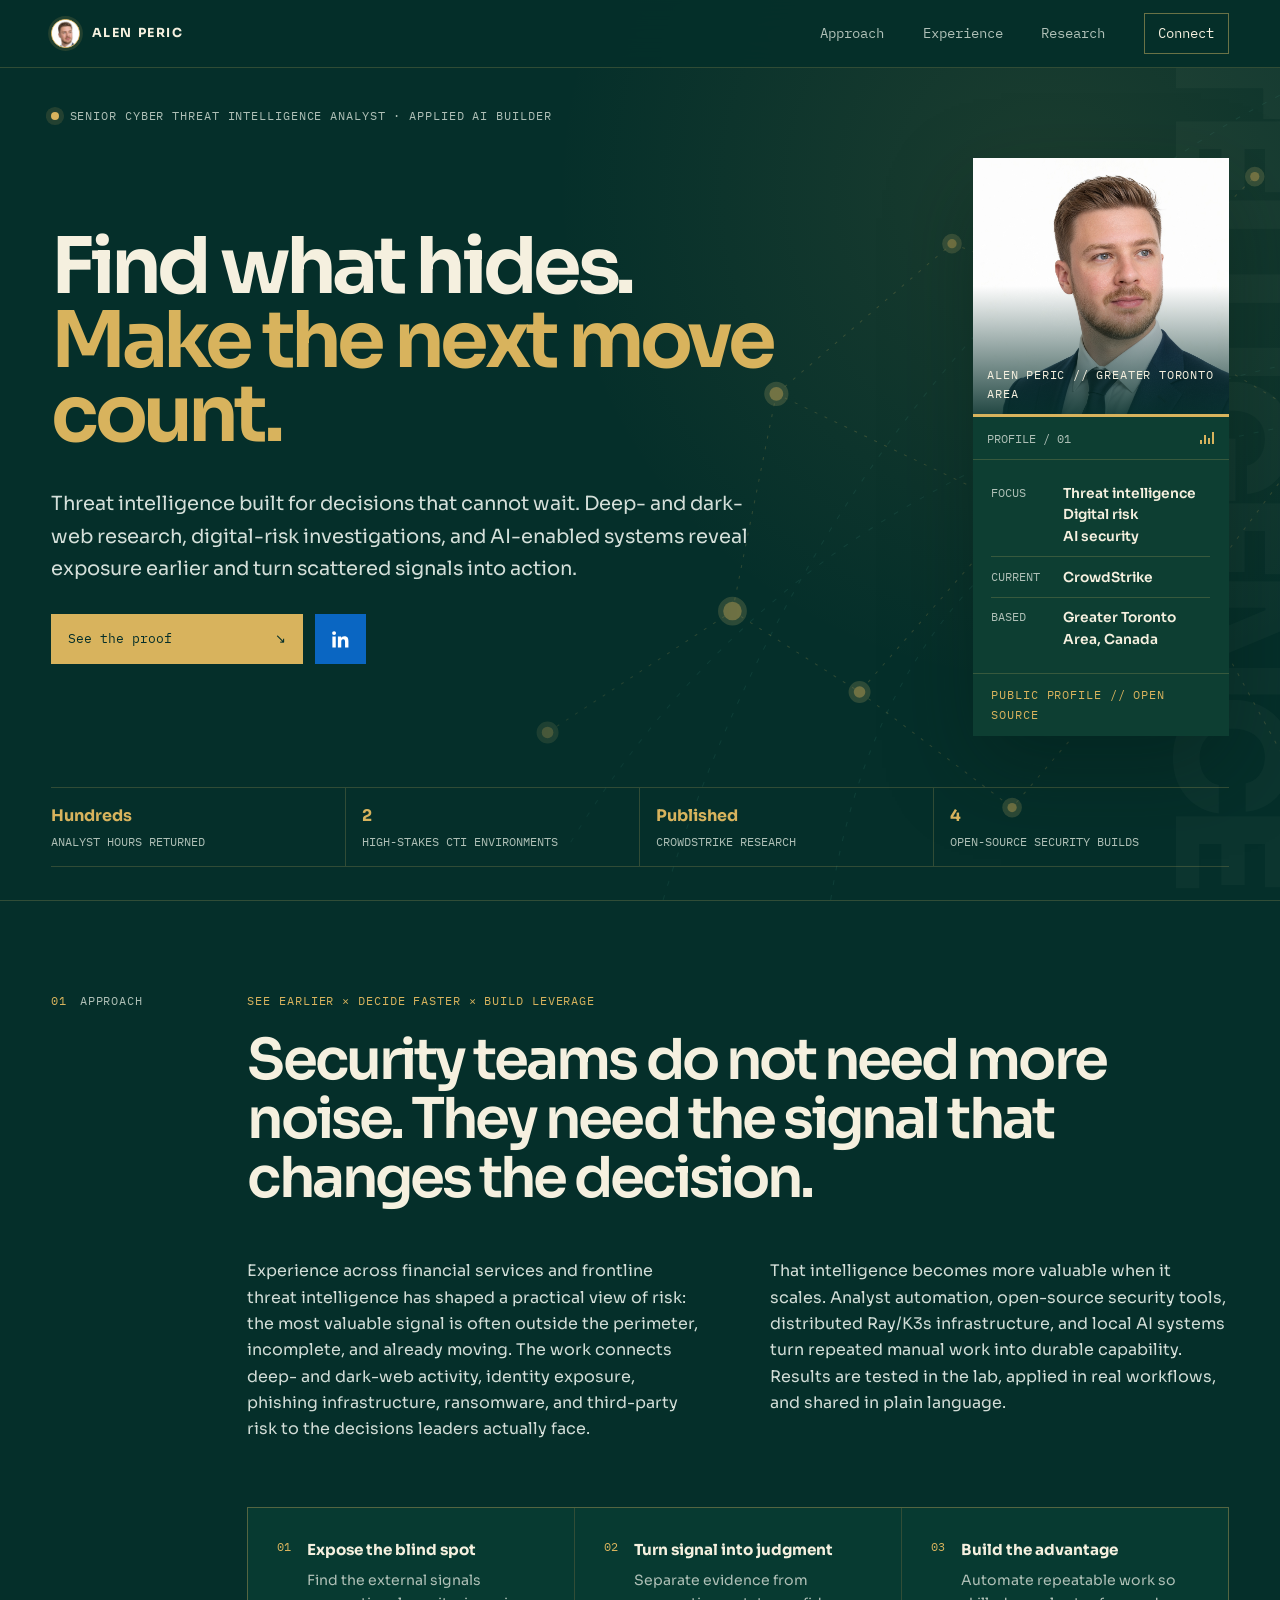
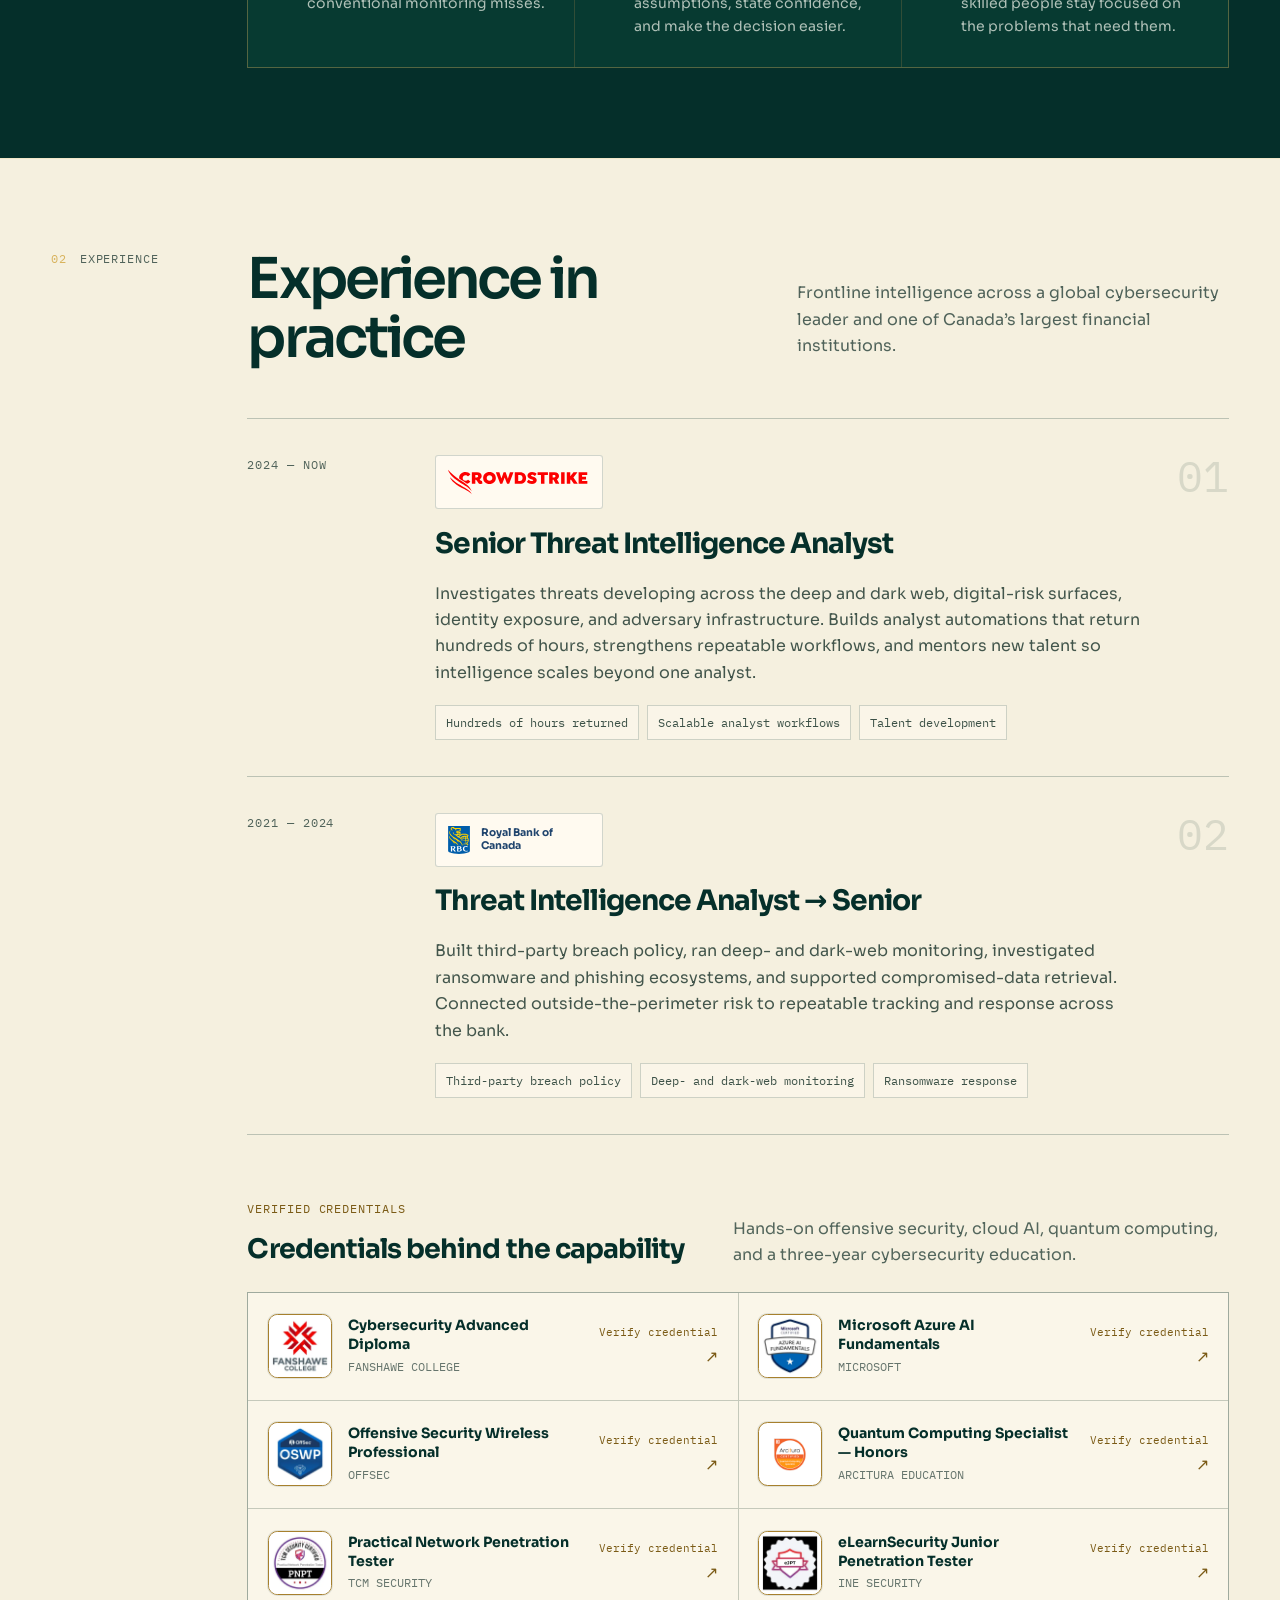
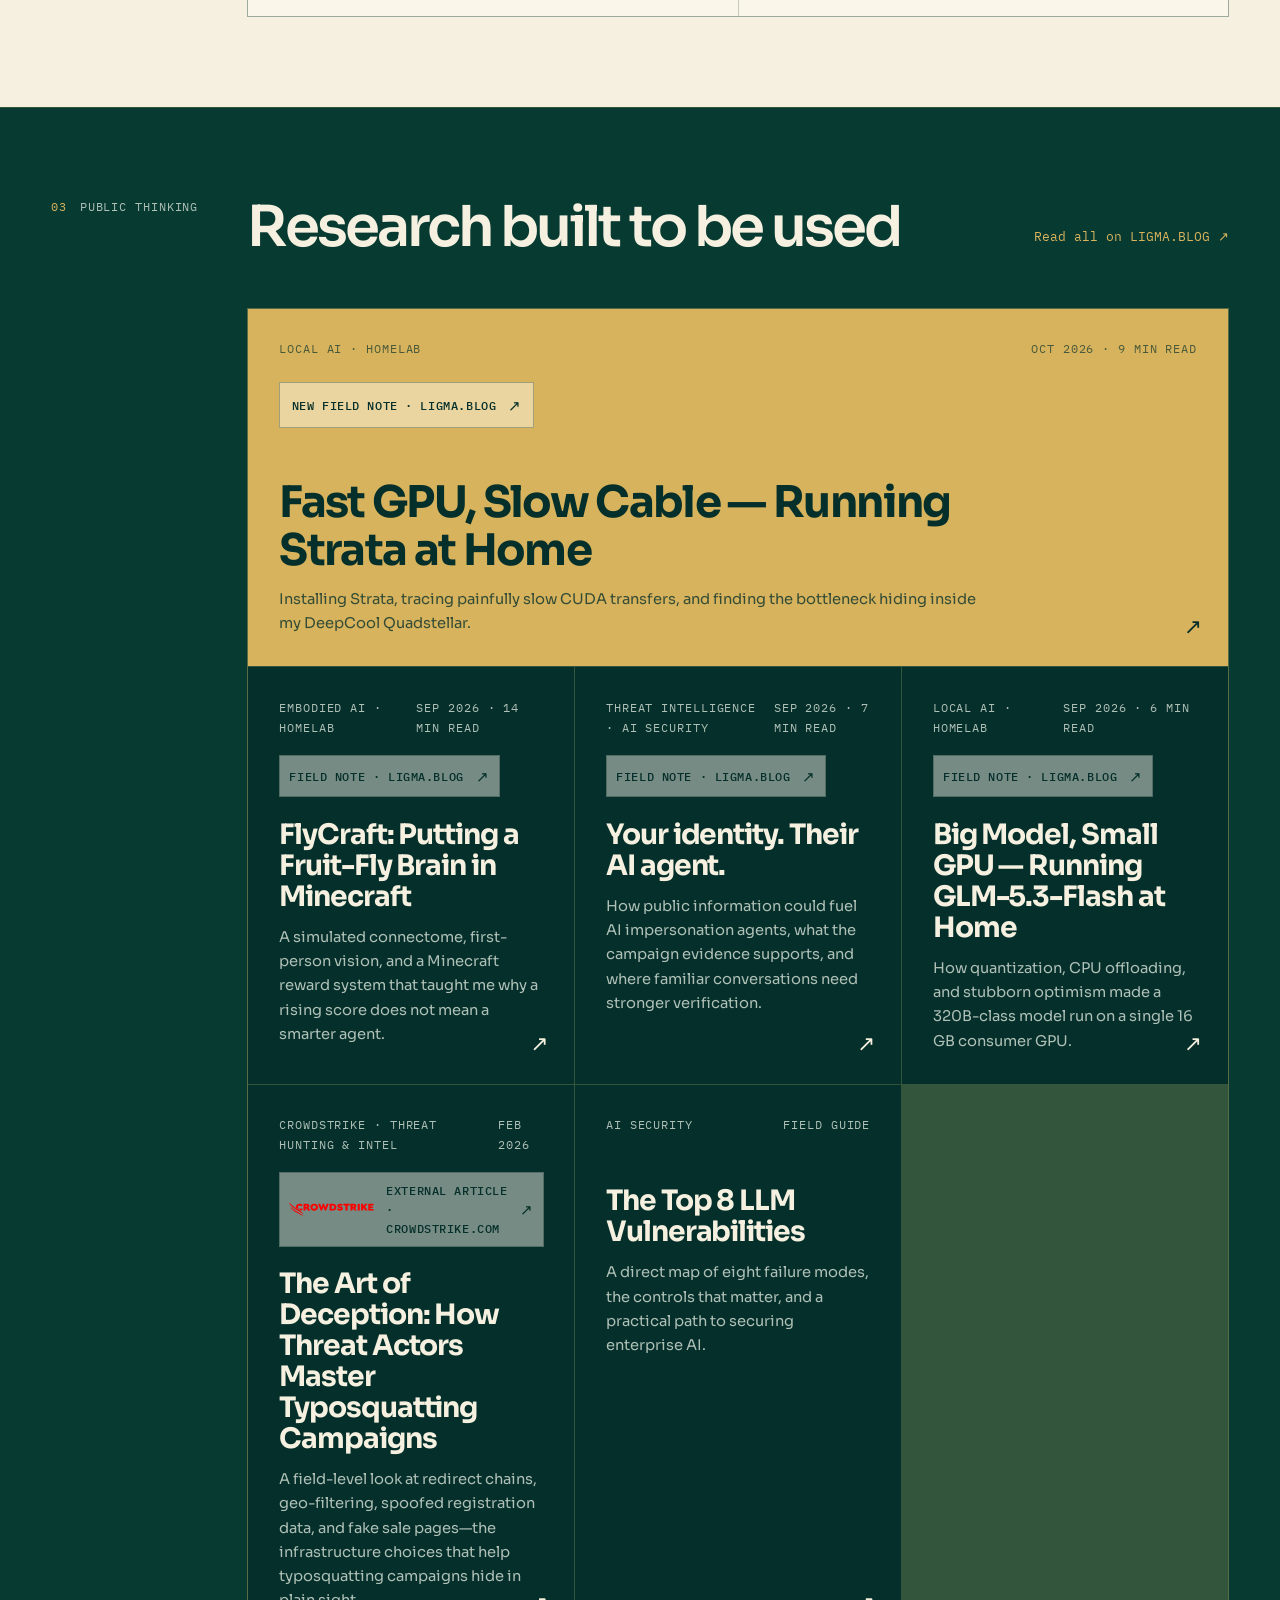
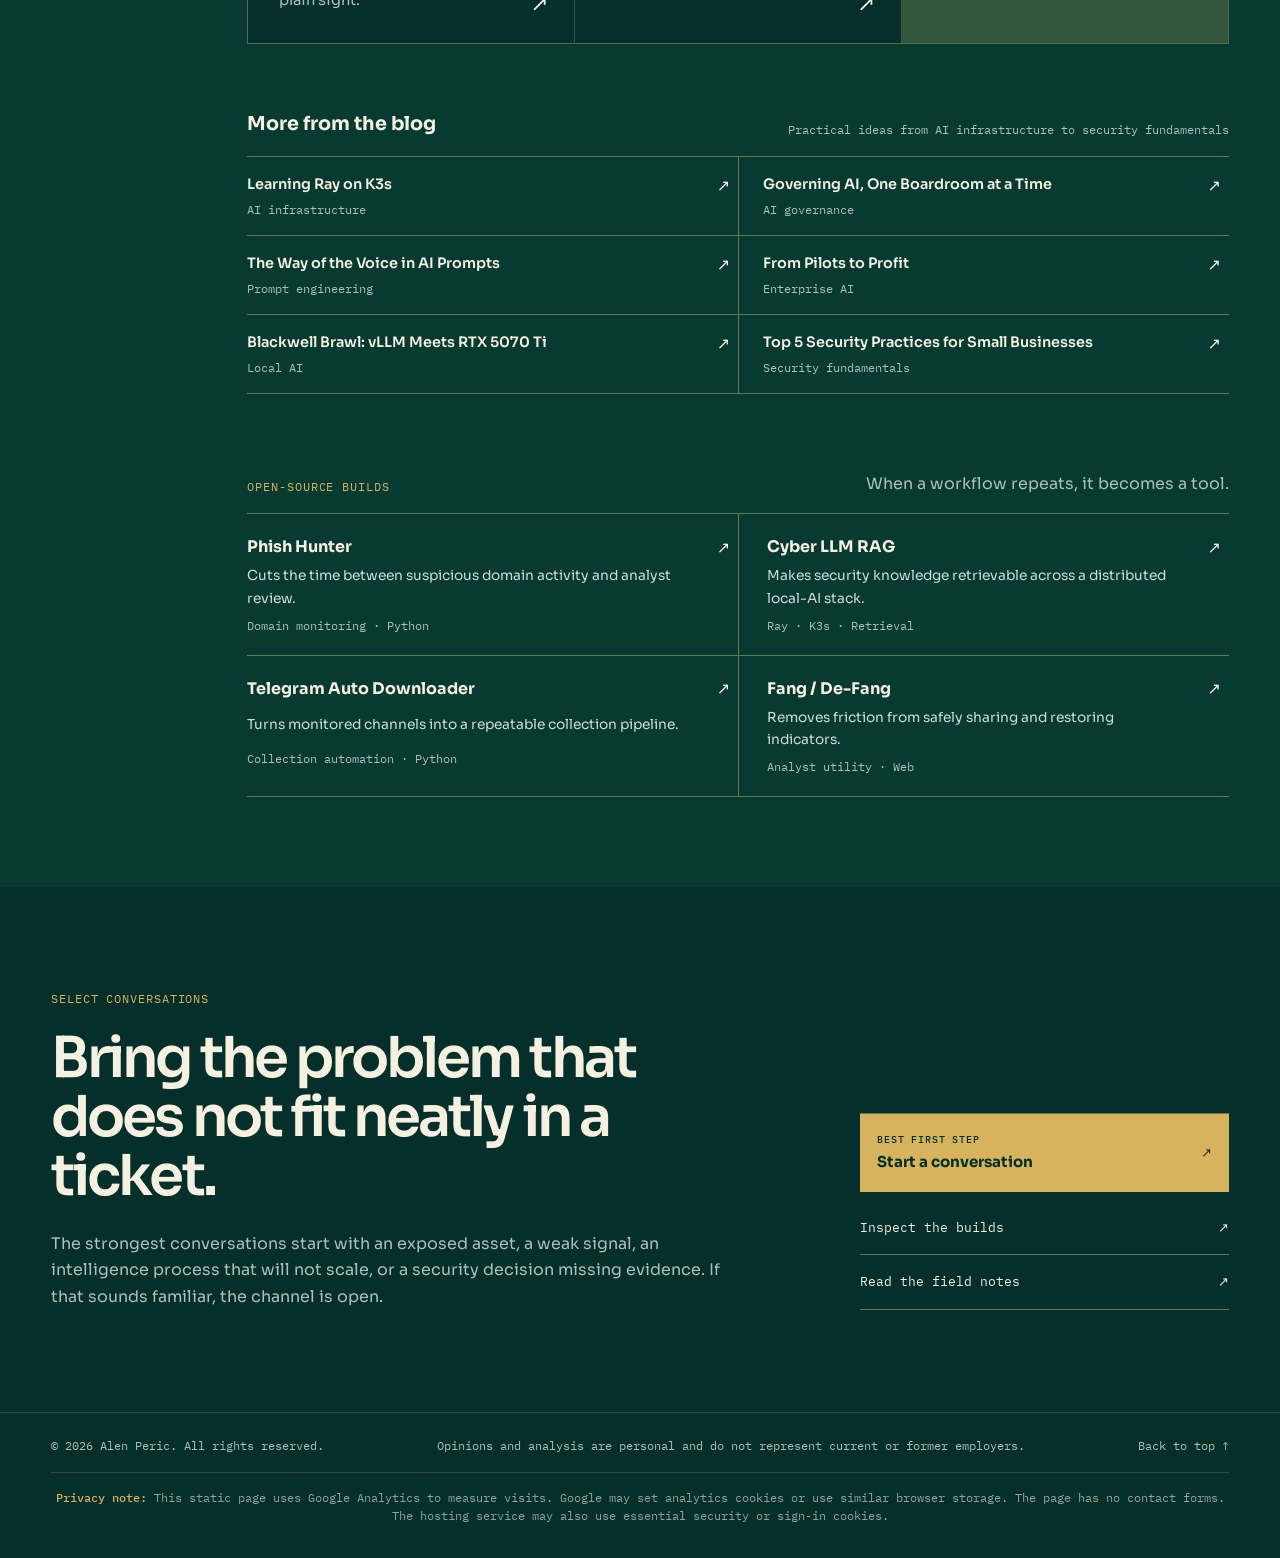
<file: index.html>
<!doctype html>
<!-- Personal homepage of Alen Peric -->
<html lang="en">
  <head>
    <meta charset="utf-8" />
    <meta name="viewport" content="width=device-width, initial-scale=1" />
    <meta name="color-scheme" content="dark light" />
    <meta name="theme-color" content="#052f2a" />
    <meta name="robots" content="index, follow" />
    <meta name="description" content="Alen Peric turns hidden cyber signals into clear decisions through threat intelligence, digital-risk research, applied AI, and security engineering." />
    <link rel="canonical" href="https://alenperic.com/" />
    <meta property="og:type" content="website" />
    <meta property="og:site_name" content="Alen Peric" />
    <meta property="og:title" content="Alen Peric — Cyber Threat Intelligence &amp; Applied AI" />
    <meta property="og:description" content="Threat intelligence built to reveal exposure earlier, sharpen decisions, and create lasting security capability." />
    <meta property="og:url" content="https://alenperic.com/" />
    <meta property="og:image" content="https://alenperic.com/img/alen-peric-social.jpg" />
    <meta property="og:image:width" content="1200" />
    <meta property="og:image:height" content="630" />
    <meta property="og:image:alt" content="Portrait of Alen Peric" />
    <meta name="twitter:card" content="summary_large_image" />
    <meta name="twitter:title" content="Alen Peric — Cyber Threat Intelligence &amp; Applied AI" />
    <meta name="twitter:description" content="Threat intelligence built to reveal exposure earlier, sharpen decisions, and create lasting security capability." />
    <meta name="twitter:image" content="https://alenperic.com/img/alen-peric-social.jpg" />
    <title>Alen Peric — Cyber Threat Intelligence &amp; Applied AI</title>
    <style>
@font-face {
  font-family: "Sora";
  src: url("[data-uri]") format("woff2");
  font-style: normal;
  font-weight: 400 800;
  font-display: swap;
}

@font-face {
  font-family: "IBM Plex Mono";
  src: url("[data-uri]") format("woff2");
  font-style: normal;
  font-weight: 300;
  font-display: swap;
}

@font-face {
  font-family: "IBM Plex Mono";
  src: url("[data-uri]") format("woff2");
  font-style: normal;
  font-weight: 400;
  font-display: swap;
}

@font-face {
  font-family: "IBM Plex Mono";
  src: url("[data-uri]") format("woff2");
  font-style: normal;
  font-weight: 500;
  font-display: swap;
}

:root {
  --ink: #052f2a;
  --ink-deep: #03231f;
  --panel: #073a31;
  --panel-2: #0b493d;
  --paper: #f5f0df;
  --paper-bright: #fffaf0;
  --muted: #afc0b7;
  --muted-dark: #50635a;
  --line: rgba(226, 194, 105, 0.2);
  --line-strong: rgba(226, 194, 105, 0.46);
  --signal: #d8b35d;
  --signal-bright: #e8cb79;
  --signal-soft: rgba(216, 179, 93, 0.14);
  --mono: "IBM Plex Mono", ui-monospace, SFMono-Regular, Menlo, monospace;
  --sans: "Sora", Inter, system-ui, sans-serif;
  --pad: clamp(1.25rem, 4vw, 4.5rem);
  --max: 1440px;
  --header-height: 68px;
}

* {
  box-sizing: border-box;
}

html {
  scroll-behavior: smooth;
  background: var(--ink);
}

body {
  min-width: 320px;
  margin: 0;
  overflow-x: hidden;
  color: var(--paper);
  background: radial-gradient(circle at 82% 3%, rgba(216, 179, 93, 0.11), transparent 31rem), var(--ink);
  font-family: var(--sans);
  font-size: 1rem;
  line-height: 1.65;
  text-rendering: optimizeLegibility;
}

main section[id] {
  scroll-margin-top: calc(var(--header-height) + 1rem);
}

a {
  color: inherit;
  text-decoration: none;
}

a:focus-visible,
summary:focus-visible {
  outline: 2px solid var(--signal-bright);
  outline-offset: 4px;
}

.skip-link {
  position: fixed;
  top: -5rem;
  left: 1rem;
  z-index: 100;
  padding: 0.75rem 1rem;
  color: var(--ink);
  background: var(--paper);
  transition: top 0.2s ease;
}

.skip-link:focus {
  top: 1rem;
}

.sr-only {
  position: absolute;
  width: 1px;
  height: 1px;
  padding: 0;
  margin: -1px;
  overflow: hidden;
  clip: rect(0, 0, 0, 0);
  white-space: nowrap;
  border: 0;
}

.site-header {
  position: sticky;
  top: 0;
  z-index: 30;
  display: flex;
  align-items: center;
  justify-content: space-between;
  min-height: var(--header-height);
  padding: 0 var(--pad);
  border-bottom: 1px solid var(--line);
  background: rgba(5, 47, 42, 0.92);
  backdrop-filter: blur(18px);
}

.wordmark {
  display: inline-flex;
  align-items: center;
  gap: 0.72rem;
  font-size: 0.78rem;
  font-weight: 700;
  letter-spacing: 0.13em;
}

.wordmark-photo {
  width: 1.8rem;
  height: 1.8rem;
  overflow: hidden;
  border: 1px solid var(--signal);
  border-radius: 50%;
  background: var(--paper);
  box-shadow: 0 0 0 0.18rem var(--signal-soft);
}

.wordmark-photo img {
  width: 100%;
  height: 100%;
  display: block;
  object-fit: cover;
  object-position: center;
}

.nav {
  display: flex;
  align-items: center;
  gap: clamp(1.15rem, 3vw, 2.5rem);
  color: var(--muted);
  font-family: var(--mono);
  font-size: 0.875rem;
}

.nav a {
  position: relative;
  transition: color 0.2s ease;
}

.nav a:not(.nav-contact)::after {
  content: "";
  position: absolute;
  right: 0;
  bottom: -0.65rem;
  left: 0;
  height: 1px;
  background: var(--signal);
  transform: scaleX(0);
  transition: transform 0.2s ease;
}

.nav a:hover,
.nav a.is-current {
  color: var(--paper);
}

.nav a.is-current:not(.nav-contact)::after {
  transform: scaleX(1);
}

.nav-contact {
  padding: 0.52rem 0.85rem;
  border: 1px solid var(--line-strong);
  color: var(--paper);
}

.nav-contact.is-current,
.nav-contact:hover {
  color: var(--ink);
  background: var(--signal);
}

.mobile-nav {
  display: none;
}

.hero {
  position: relative;
  isolation: isolate;
  max-width: var(--max);
  min-height: calc(100svh - var(--header-height));
  margin: 0 auto;
  padding: clamp(1.75rem, 3vw, 2.75rem) var(--pad) 1.75rem;
  overflow: hidden;
}

.hero-network {
  position: absolute;
  z-index: -1;
  inset: 0;
  width: 100%;
  height: 100%;
  opacity: 0.5;
  mask-image: linear-gradient(90deg, transparent 17%, black 58%, black 100%);
  pointer-events: none;
  transform-origin: 78% 48%;
  animation: network-drift 18s ease-in-out infinite alternate;
}

.network-arcs path,
.network-links path {
  fill: none;
  vector-effect: non-scaling-stroke;
}

.network-arcs path {
  stroke: rgba(83, 181, 159, 0.24);
  stroke-width: 1;
  stroke-dasharray: 5 10;
  animation: arc-flow 18s linear infinite;
}

.network-links path {
  stroke: rgba(216, 179, 93, 0.4);
  stroke-width: 1;
  stroke-dasharray: 3 8;
  animation: packet-flow 7s linear infinite;
}

.network-nodes circle {
  fill: var(--signal);
  stroke: rgba(232, 203, 121, 0.35);
  stroke-width: 9;
  paint-order: stroke;
  transform-box: fill-box;
  transform-origin: center;
  animation: node-pulse 4.8s ease-in-out infinite;
}

.network-arcs path:nth-child(2),
.network-links path:nth-child(2),
.network-nodes circle:nth-child(3n + 2) {
  animation-delay: -2.4s;
}

.network-arcs path:nth-child(3),
.network-links path:nth-child(3),
.network-nodes circle:nth-child(3n) {
  animation-delay: -4.8s;
}

.hero::after {
  content: "INTELLIGENCE";
  position: absolute;
  z-index: -1;
  right: -0.06em;
  bottom: 1rem;
  color: rgba(245, 240, 223, 0.03);
  font-size: clamp(5rem, 12vw, 12rem);
  font-weight: 800;
  letter-spacing: -0.08em;
  line-height: 0.8;
  writing-mode: vertical-rl;
  pointer-events: none;
}

.hero-kicker,
.eyebrow,
.section-label,
.work-meta,
.timeline-date,
.classification {
  font-family: var(--mono);
  font-size: 0.75rem;
  letter-spacing: 0.075em;
  text-transform: uppercase;
}

.hero-kicker {
  display: flex;
  align-items: center;
  gap: 0.65rem;
  margin-bottom: clamp(1.4rem, 2.5vw, 2.25rem);
  color: var(--muted);
}

.status-pulse {
  width: 0.5rem;
  height: 0.5rem;
  border-radius: 50%;
  background: var(--signal);
  box-shadow: 0 0 0 0.32rem var(--signal-soft);
}

.hero-layout {
  display: grid;
  grid-template-columns: minmax(0, 1fr) minmax(16rem, 0.28fr);
  gap: clamp(2.5rem, 6vw, 7rem);
  align-items: center;
}

.hero-copy h1 {
  max-width: 13ch;
  margin: 0;
  font-size: clamp(3.1rem, 6.1vw, 6.5rem);
  font-weight: 650;
  letter-spacing: -0.06em;
  line-height: 0.95;
}

.hero-copy h1 span {
  display: block;
  color: var(--signal);
}

.hero-intro {
  max-width: 45rem;
  margin: clamp(1.35rem, 3vw, 2.25rem) 0 0;
  color: #d4dfd9;
  font-size: clamp(1rem, 1.55vw, 1.22rem);
  line-height: 1.65;
}

.hero-actions {
  display: flex;
  flex-wrap: wrap;
  gap: 0.75rem;
  margin-top: 1.8rem;
}

.button {
  display: inline-flex;
  align-items: center;
  justify-content: space-between;
  min-width: 12rem;
  min-height: 3.15rem;
  padding: 0.75rem 1rem;
  border: 1px solid var(--line-strong);
  font-family: var(--mono);
  font-size: 0.82rem;
  transition: transform 0.2s ease, background 0.2s ease, color 0.2s ease;
}

.button:hover {
  transform: translateY(-2px);
}

.button-primary {
  min-width: 15.75rem;
  border-color: var(--signal);
  color: var(--ink);
  background: var(--signal);
}

.button-primary:hover {
  background: var(--signal-bright);
}

.button-secondary:hover {
  background: var(--panel-2);
}

.button-linkedin {
  width: 3.15rem;
  min-width: 3.15rem;
  padding: 0.8rem;
  border-color: #0a66c2;
  color: #fff;
  background: #0a66c2;
}

.button-linkedin:hover {
  border-color: #084f96;
  background: #084f96;
}

.button-linkedin svg {
  width: 100%;
  height: 100%;
  display: block;
  fill: currentColor;
}

.profile-stack {
  display: grid;
  width: min(100%, 20rem);
  justify-self: end;
  gap: 1px;
  background: var(--signal);
  box-shadow: 0 2rem 5rem rgba(0, 24, 19, 0.34);
}

.portrait-frame {
  position: relative;
  aspect-ratio: 1;
  margin: 0;
  overflow: hidden;
  background: var(--panel-2);
}

.portrait-frame::after {
  content: "";
  position: absolute;
  inset: 0;
  background: linear-gradient(to top, rgba(5, 47, 42, 0.88), transparent 50%);
  pointer-events: none;
}

.portrait-frame picture,
.portrait-frame img {
  width: 100%;
  height: 100%;
  display: block;
}

.portrait-frame img {
  object-fit: cover;
  object-position: center 20%;
}

.portrait-frame figcaption {
  position: absolute;
  z-index: 1;
  right: 0.9rem;
  bottom: 0.72rem;
  left: 0.9rem;
  color: var(--paper);
  font-family: var(--mono);
  font-size: 0.72rem;
  letter-spacing: 0.07em;
}

.signal-card {
  border-top: 2px solid var(--signal);
  background: rgba(7, 58, 49, 0.97);
}

.signal-card-head {
  display: flex;
  align-items: center;
  justify-content: space-between;
  padding: 0.72rem 0.9rem;
  border-bottom: 1px solid var(--line);
  color: var(--muted);
  font-family: var(--mono);
  font-size: 0.72rem;
}

.signal-bars {
  display: flex;
  align-items: end;
  gap: 2px;
  height: 0.75rem;
}

.signal-bars i {
  width: 2px;
  display: block;
  background: var(--signal);
}

.signal-bars i:nth-child(1) { height: 35%; }
.signal-bars i:nth-child(2) { height: 75%; }
.signal-bars i:nth-child(3) { height: 50%; }
.signal-bars i:nth-child(4) { height: 100%; }

.signal-card dl {
  margin: 0;
  padding: 0.85rem 1.15rem;
}

.signal-card dl div {
  display: grid;
  grid-template-columns: 4.5rem 1fr;
  padding: 0.58rem 0;
  border-bottom: 1px solid var(--line);
}

.signal-card dl div:last-child {
  border-bottom: 0;
}

.signal-card dt {
  color: var(--muted);
  font-family: var(--mono);
  font-size: 0.75rem;
  text-transform: uppercase;
}

.signal-card dd {
  margin: 0;
  font-size: 0.86rem;
  font-weight: 600;
  line-height: 1.55;
}

.classification {
  padding: 0.7rem 1.15rem;
  border-top: 1px solid var(--line);
  color: var(--signal);
}

.credibility-strip {
  display: grid;
  grid-template-columns: repeat(4, minmax(0, 1fr));
  margin-top: clamp(2.25rem, 4vw, 3.75rem);
  border-top: 1px solid var(--line);
  border-bottom: 1px solid var(--line);
}

.credibility-strip div {
  display: grid;
  gap: 0.15rem;
  padding: 0.95rem 1rem;
  border-right: 1px solid var(--line);
}

.credibility-strip div:first-child {
  padding-left: 0;
}

.credibility-strip div:last-child {
  border-right: 0;
}

.credibility-strip strong {
  color: var(--signal);
  font-size: 1rem;
}

.credibility-strip span {
  color: var(--muted);
  font-family: var(--mono);
  font-size: 0.72rem;
  text-transform: uppercase;
}

.section {
  display: grid;
  grid-template-columns: minmax(8rem, 0.2fr) minmax(0, 1fr);
  max-width: var(--max);
  margin: 0 auto;
  padding: clamp(4rem, 7vw, 7rem) var(--pad);
  border-top: 1px solid var(--line);
}

.section-label {
  display: flex;
  gap: 0.8rem;
  align-self: start;
  color: var(--muted);
}

.section-label span:first-child,
.eyebrow {
  color: var(--signal);
}

.eyebrow {
  margin: 0 0 1.2rem;
}

.about h2,
.section-heading-row h2,
.contact h2 {
  margin: 0;
  font-size: clamp(2.25rem, 4.4vw, 4.8rem);
  font-weight: 600;
  letter-spacing: -0.052em;
  line-height: 1.05;
}

.about h2 {
  max-width: 21ch;
}

.about-columns {
  display: grid;
  grid-template-columns: repeat(2, minmax(0, 1fr));
  gap: clamp(2rem, 5vw, 5rem);
  max-width: 67rem;
  margin-top: clamp(2rem, 4vw, 3.5rem);
  color: #d2ddd7;
  font-size: 1rem;
}

.about-columns p {
  margin: 0;
}

.principles {
  display: grid;
  grid-template-columns: repeat(3, minmax(0, 1fr));
  gap: 1px;
  margin-top: clamp(2.5rem, 5vw, 4.5rem);
  border: 1px solid var(--line);
  background: var(--line);
}

.principles article {
  display: grid;
  grid-template-columns: auto 1fr;
  gap: 1rem;
  padding: clamp(1.25rem, 2.5vw, 1.8rem);
  background: var(--panel);
}

.principles article > span {
  color: var(--signal);
  font-family: var(--mono);
  font-size: 0.75rem;
}

.principles h3 {
  margin: 0 0 0.45rem;
  font-size: 0.95rem;
}

.principles p {
  margin: 0;
  color: var(--muted);
  font-size: 0.88rem;
}

.experience {
  color: var(--ink);
  background: var(--paper);
}

.experience .section-label,
.experience .section-heading-row p,
.experience .timeline-date {
  color: var(--muted-dark);
}

.section-heading-row {
  display: flex;
  align-items: end;
  justify-content: space-between;
  gap: 2rem;
  margin-bottom: clamp(2rem, 4vw, 3.5rem);
}

.section-heading-row p {
  max-width: 27rem;
  margin: 0 0 0.45rem;
  color: var(--muted);
}

.section-heading-row a {
  margin-bottom: 0.55rem;
  color: var(--signal);
  font-family: var(--mono);
  font-size: 0.82rem;
}

.timeline {
  border-top: 1px solid rgba(5, 47, 42, 0.24);
}

.timeline-item {
  position: relative;
  display: grid;
  grid-template-columns: minmax(8rem, 0.22fr) minmax(0, 1fr) auto;
  gap: 2rem;
  padding: 2.25rem 0;
  border-bottom: 1px solid rgba(5, 47, 42, 0.24);
}

.role-org {
  display: flex;
  align-items: center;
  gap: 0.7rem;
  min-height: 3.4rem;
  margin-bottom: 0.7rem;
  color: #755716;
  font-family: var(--mono);
  font-size: 0.78rem;
}

.logo-lockup {
  width: 10.5rem;
  height: 3.4rem;
  padding: 0.58rem 0.72rem;
  border: 1px solid rgba(5, 47, 42, 0.18);
  border-radius: 0.2rem;
  background: var(--paper-bright);
}

.logo-lockup-crowdstrike img {
  width: 8.75rem;
  height: auto;
}

.logo-lockup-rbc img {
  width: 1.35rem;
  max-height: 2.1rem;
  object-fit: contain;
}

.logo-lockup-rbc span {
  color: #21456e;
  font-family: var(--sans);
  font-size: 0.66rem;
  font-weight: 700;
  line-height: 1.2;
}

.timeline-item h3 {
  margin: 0;
  font-size: clamp(1.3rem, 2.2vw, 1.9rem);
  letter-spacing: -0.035em;
}

.timeline-item p {
  max-width: 48rem;
  margin: 0.85rem 0 0;
  color: #43564c;
}

.timeline-index {
  color: rgba(5, 47, 42, 0.12);
  font-family: var(--mono);
  font-size: 2.7rem;
  line-height: 1;
}

.impact-list {
  display: flex;
  flex-wrap: wrap;
  gap: 0.5rem;
  margin: 1.2rem 0 0;
  padding: 0;
  list-style: none;
}

.impact-list li {
  padding: 0.42rem 0.62rem;
  border: 1px solid rgba(5, 47, 42, 0.18);
  color: #3c5147;
  background: rgba(255, 250, 240, 0.55);
  font-family: var(--mono);
  font-size: 0.72rem;
}

.credentials {
  margin-top: clamp(2.75rem, 5vw, 4.5rem);
}

.credentials .eyebrow {
  color: #7b5b16;
}

.credentials-heading {
  display: flex;
  align-items: end;
  justify-content: space-between;
  gap: 2rem;
  margin-bottom: 1.25rem;
}

.credentials-heading .eyebrow {
  margin-bottom: 0.55rem;
}

.credentials-heading h3 {
  margin: 0;
  font-size: clamp(1.35rem, 2.1vw, 1.8rem);
  letter-spacing: -0.035em;
}

.credentials-heading > p {
  max-width: 31rem;
  margin: 0 0 0.2rem;
  color: #53665c;
}

.credential-grid {
  display: grid;
  grid-template-columns: repeat(2, minmax(0, 1fr));
  gap: 1px;
  border: 1px solid rgba(5, 47, 42, 0.2);
  background: rgba(5, 47, 42, 0.2);
}

.credential {
  display: grid;
  grid-template-columns: 4rem minmax(0, 1fr) auto;
  align-items: center;
  gap: 1rem;
  min-height: 6.7rem;
  padding: 1rem 1.2rem;
  background: #faf6e9;
  transition: background 0.2s ease, color 0.2s ease;
}

.credential:hover {
  color: #66490f;
  background: var(--paper-bright);
}

.cert-icon {
  display: grid;
  width: 4rem;
  height: 4rem;
  place-items: center;
  overflow: hidden;
  border: 1px solid #a7802d;
  border-radius: 50% 50% 46% 46%;
  color: #745410;
  background: #f2e4b6;
  box-shadow: inset 0 0 0 0.2rem #faf6e9;
  font-family: var(--mono);
  font-size: 0.7rem;
  font-weight: 500;
}

.cert-icon-image {
  border-radius: 0.6rem;
  background: #fff;
  box-shadow: 0 0 0 1px rgba(5, 47, 42, 0.1);
}

.cert-icon-image img {
  width: 100%;
  height: 100%;
  object-fit: contain;
}

.cert-copy {
  display: grid;
  gap: 0.18rem;
}

.cert-copy strong {
  font-size: 0.88rem;
  line-height: 1.35;
}

.cert-copy small {
  color: #66756d;
  font-family: var(--mono);
  font-size: 0.72rem;
  text-transform: uppercase;
}

.credential-action {
  display: grid;
  justify-items: end;
  gap: 0.1rem;
  color: #7b5b16;
  font-family: var(--mono);
  font-size: 0.7rem;
  text-align: right;
}

.credential-action b {
  font-size: 1rem;
  font-weight: 400;
}

.selected-work {
  background: var(--panel);
}

.work-list {
  display: grid;
  grid-template-columns: repeat(3, minmax(0, 1fr));
  gap: 1px;
  border: 1px solid var(--line);
  background: var(--line);
}

.work-item {
  position: relative;
  min-height: 18rem;
  padding: clamp(1.25rem, 2.4vw, 2rem);
  background: var(--ink);
  transition: background 0.25s ease;
}

.work-item.featured {
  grid-column: span 3;
  min-height: 22rem;
  color: var(--ink);
  background: var(--signal);
}

.work-item:hover {
  background: var(--panel-2);
}

.work-item.featured:hover {
  background: var(--signal-bright);
}

.work-meta {
  display: flex;
  justify-content: space-between;
  gap: 1rem;
  color: var(--muted);
}

.featured .work-meta {
  color: rgba(5, 47, 42, 0.68);
}

.featured-domain {
  display: inline-flex;
  align-items: center;
  gap: 0.75rem;
  margin-top: 1.45rem;
  padding: 0.58rem 0.72rem;
  border: 1px solid rgba(5, 47, 42, 0.32);
  color: var(--ink);
  background: rgba(255, 250, 240, 0.45);
  font-family: var(--mono);
  font-size: 0.72rem;
  font-weight: 500;
  letter-spacing: 0.05em;
  text-transform: uppercase;
}

.featured-domain img {
  width: 6.4rem;
  height: auto;
  display: block;
}

.featured-domain b {
  font-size: 0.95rem;
  font-weight: 400;
}

.work-item:not(.featured) .featured-domain {
  margin-top: 1.1rem;
  padding: 0.48rem 0.58rem;
}

.work-item:not(.featured) .featured-domain img {
  width: 5.3rem;
}

.work-item:not(.featured) .featured-domain + h3 {
  margin-top: 1.4rem;
}

.work-item h3 {
  max-width: 23ch;
  margin: 3.2rem 0 0.75rem;
  font-size: clamp(1.35rem, 2.2vw, 2rem);
  letter-spacing: -0.038em;
  line-height: 1.1;
}

.work-item.featured h3 {
  margin-top: clamp(2rem, 4vw, 3.5rem);
  font-size: clamp(1.9rem, 3.4vw, 3.4rem);
}

.work-item p {
  max-width: 45rem;
  margin: 0;
  color: var(--muted);
  font-size: 0.92rem;
}

.featured p {
  color: rgba(5, 47, 42, 0.78);
}

.work-arrow {
  position: absolute;
  right: 1.6rem;
  bottom: 1.35rem;
  font-size: 1.35rem;
  transition: transform 0.2s ease;
}

.work-item:hover .work-arrow {
  transform: translate(0.22rem, -0.22rem);
}

.more-writing {
  margin-top: clamp(2.5rem, 5vw, 4rem);
}

.more-writing-head {
  display: flex;
  align-items: end;
  justify-content: space-between;
  gap: 1rem;
  margin-bottom: 1rem;
}

.more-writing h3 {
  margin: 0;
  font-size: 1.2rem;
}

.more-writing-head span {
  color: var(--muted);
  font-family: var(--mono);
  font-size: 0.75rem;
}

.writing-links {
  display: grid;
  grid-template-columns: repeat(2, minmax(0, 1fr));
  border-top: 1px solid var(--line-strong);
}

.writing-links a {
  position: relative;
  display: grid;
  grid-template-columns: 1fr auto;
  gap: 0.2rem 1rem;
  padding: 1rem 2.5rem 1rem 0;
  border-bottom: 1px solid var(--line-strong);
}

.writing-links a:nth-child(even) {
  padding-left: 1.5rem;
  border-left: 1px solid var(--line-strong);
}

.writing-links a:last-child:nth-child(odd) {
  grid-column: 1 / -1;
  padding-left: 0;
  border-left: 0;
}

.writing-links a:hover span {
  color: var(--signal);
}

.writing-links span {
  font-size: 0.9rem;
  font-weight: 600;
}

.writing-links small {
  grid-column: 1;
  color: var(--muted);
  font-family: var(--mono);
  font-size: 0.72rem;
}

.writing-links b {
  position: absolute;
  top: 1rem;
  right: 0.5rem;
  font-weight: 400;
}

.builds-heading {
  display: flex;
  align-items: end;
  justify-content: space-between;
  gap: 2rem;
  margin: clamp(3rem, 6vw, 5rem) 0 1rem;
}

.builds-heading .eyebrow,
.builds-heading > p:last-child {
  margin: 0;
}

.builds-heading > p:last-child {
  max-width: 30rem;
  color: var(--muted);
}

.build-links {
  display: grid;
  grid-template-columns: repeat(2, minmax(0, 1fr));
  border-top: 1px solid var(--line-strong);
}

.build-links a {
  position: relative;
  display: grid;
  gap: 0.3rem;
  padding: 1.25rem 3rem 1.25rem 0;
  border-bottom: 1px solid var(--line-strong);
  transition: color 0.2s ease;
}

.build-links a:nth-child(even) {
  padding-left: 1.75rem;
  border-left: 1px solid var(--line-strong);
}

.build-links a:hover > span {
  color: var(--signal);
}

.build-links span {
  font-weight: 700;
}

.build-links p {
  margin: 0;
  color: #d0dbd5;
  font-size: 0.86rem;
}

.build-links small {
  color: var(--muted);
  font-family: var(--mono);
  font-size: 0.72rem;
}

.build-links b {
  position: absolute;
  top: 1.3rem;
  right: 0.5rem;
  font-weight: 400;
}

.contact {
  display: grid;
  grid-template-columns: minmax(0, 1.15fr) minmax(20rem, 0.6fr);
  gap: clamp(3rem, 8vw, 8rem);
  max-width: var(--max);
  margin: 0 auto;
  padding: clamp(4.5rem, 8vw, 7.5rem) var(--pad);
  background: var(--ink);
}

.contact-copy > p:last-child {
  max-width: 43rem;
  margin: 1.6rem 0 0;
  color: var(--muted);
}

.contact-links {
  align-self: end;
  border-top: 1px solid var(--line-strong);
}

.contact-links a {
  display: flex;
  align-items: center;
  justify-content: space-between;
  padding: 1rem 0;
  border-bottom: 1px solid var(--line-strong);
  font-family: var(--mono);
  font-size: 0.82rem;
  transition: color 0.2s ease, padding 0.2s ease;
}

.contact-links a:hover {
  padding-left: 0.45rem;
  color: var(--signal);
}

.contact-links .contact-primary {
  margin-bottom: 0.55rem;
  padding: 1rem;
  border: 1px solid var(--signal);
  color: var(--ink);
  background: var(--signal);
}

.contact-links .contact-primary:hover {
  padding-left: 1.2rem;
  color: var(--ink);
  background: var(--signal-bright);
}

.contact-link-label {
  display: grid;
  gap: 0.14rem;
  font-family: var(--sans);
  font-size: 0.94rem;
  font-weight: 700;
}

.contact-link-label small {
  font-family: var(--mono);
  font-size: 0.65rem;
  font-weight: 500;
  letter-spacing: 0.08em;
}

footer {
  max-width: var(--max);
  margin: 0 auto;
  padding: 1.4rem var(--pad) 2rem;
  border-top: 1px solid var(--line);
  color: var(--muted);
  font-family: var(--mono);
  font-size: 0.75rem;
}

.footer-main {
  display: grid;
  grid-template-columns: auto minmax(18rem, 1fr) auto;
  align-items: center;
  gap: 1.5rem;
}

.footer-main span:nth-child(2) {
  text-align: center;
}

.footer-main a:hover {
  color: var(--signal);
}

.privacy-note {
  margin: 1rem 0 0;
  padding-top: 1rem;
  border-top: 1px solid var(--line);
  color: #90a59a;
  line-height: 1.55;
  text-align: center;
}

.privacy-note strong {
  color: var(--signal);
  font-weight: 500;
}

.reveal {
  animation: rise 0.7s cubic-bezier(0.2, 0.7, 0.2, 1) both;
}

.reveal:nth-child(2) { animation-delay: 0.06s; }
.reveal:nth-child(3) { animation-delay: 0.12s; }

@keyframes rise {
  from { opacity: 0; transform: translateY(14px); }
  to { opacity: 1; transform: translateY(0); }
}

@keyframes network-drift {
  0% { transform: translate3d(-0.8%, 0.5%, 0) scale(1.01); }
  50% { opacity: 0.62; }
  100% { transform: translate3d(1.1%, -0.8%, 0) scale(1.035); }
}

@keyframes arc-flow {
  to { stroke-dashoffset: -90; }
}

@keyframes packet-flow {
  0% { stroke-dashoffset: 0; opacity: 0.28; }
  45% { opacity: 0.68; }
  100% { stroke-dashoffset: -88; opacity: 0.28; }
}

@keyframes node-pulse {
  0%, 100% { opacity: 0.45; transform: scale(0.82); }
  50% { opacity: 1; transform: scale(1.18); }
}

@media (max-width: 1020px) {
  .hero-layout,
  .section,
  .contact {
    grid-template-columns: 1fr;
  }

  .hero-layout {
    align-items: start;
  }

  .profile-stack {
    justify-self: start;
  }

  .section-label {
    margin-bottom: 1.8rem;
  }

  .timeline-item {
    grid-template-columns: minmax(7rem, 0.2fr) minmax(0, 1fr);
  }

  .timeline-index {
    display: none;
  }

  .work-list {
    grid-template-columns: repeat(2, minmax(0, 1fr));
  }

  .work-item.featured {
    grid-column: span 2;
  }
}

@media (max-width: 760px) {
  :root {
    --header-height: 64px;
  }

  .desktop-nav {
    display: none;
  }

  .mobile-nav {
    display: block;
    font-family: var(--mono);
    font-size: 0.82rem;
  }

  .mobile-nav summary {
    display: flex;
    align-items: center;
    gap: 0.65rem;
    padding: 0.45rem 0.65rem;
    border: 1px solid var(--line-strong);
    cursor: pointer;
    list-style: none;
  }

  .mobile-nav summary::-webkit-details-marker {
    display: none;
  }

  .menu-icon,
  .menu-icon::before {
    width: 0.85rem;
    height: 1px;
    display: block;
    background: var(--signal);
    transition: transform 0.2s ease;
  }

  .menu-icon::before {
    content: "";
    transform: translateY(0.3rem);
  }

  .mobile-nav[open] .menu-icon {
    transform: rotate(45deg);
  }

  .mobile-nav[open] .menu-icon::before {
    transform: rotate(90deg);
  }

  .mobile-nav nav {
    position: absolute;
    top: calc(100% + 1px);
    right: var(--pad);
    width: min(18rem, calc(100vw - 2.5rem));
    border: 1px solid var(--line-strong);
    background: var(--ink-deep);
    box-shadow: 0 1.5rem 3rem rgba(0, 24, 19, 0.42);
  }

  .mobile-nav nav a {
    display: flex;
    justify-content: space-between;
    padding: 0.9rem 1rem;
    border-bottom: 1px solid var(--line);
  }

  .mobile-nav nav a:last-child {
    border-bottom: 0;
  }

  .mobile-nav nav a.is-current {
    color: var(--signal);
  }

  .hero {
    padding-top: 1.5rem;
  }

  .hero-network {
    left: 8%;
    width: 115%;
    opacity: 0.35;
  }

  .hero-kicker {
    align-items: flex-start;
  }

  .hero-copy h1 {
    font-size: clamp(2.75rem, 12vw, 4.7rem);
  }

  .profile-stack {
    width: min(100%, 20rem);
  }

  .credibility-strip {
    grid-template-columns: repeat(2, minmax(0, 1fr));
  }

  .credibility-strip div:nth-child(2) {
    border-right: 0;
  }

  .credibility-strip div:nth-child(-n + 2) {
    border-bottom: 1px solid var(--line);
  }

  .about-columns,
  .principles,
  .credential-grid,
  .work-list,
  .writing-links,
  .build-links {
    grid-template-columns: 1fr;
  }

  .work-item.featured {
    grid-column: span 1;
  }

  .writing-links a:nth-child(even),
  .build-links a:nth-child(even) {
    padding-left: 0;
    border-left: 0;
  }

  .section-heading-row,
  .credentials-heading,
  .builds-heading,
  .more-writing-head {
    display: block;
  }

  .section-heading-row p,
  .section-heading-row a,
  .credentials-heading > p,
  .builds-heading > p:last-child,
  .more-writing-head span {
    display: inline-block;
    margin-top: 0.9rem;
  }

  .timeline-item {
    grid-template-columns: 1fr;
    gap: 1rem;
  }

  .footer-main {
    grid-template-columns: 1fr;
    gap: 0.65rem;
    text-align: left;
  }

  .footer-main span:nth-child(2),
  .privacy-note {
    text-align: left;
  }
}

@media (max-width: 520px) {
  .wordmark {
    gap: 0.55rem;
    letter-spacing: 0.1em;
  }

  .hero-actions {
    width: 100%;
    flex-wrap: nowrap;
  }

  .button-primary {
    width: calc(100% - 3.9rem);
    min-width: 0;
  }

  .button-linkedin {
    width: 3.15rem;
    min-width: 3.15rem;
    flex: 0 0 3.15rem;
  }

  .credibility-strip {
    grid-template-columns: 1fr;
  }

  .credibility-strip div {
    padding-left: 0;
    border-right: 0;
    border-bottom: 1px solid var(--line);
  }

  .credibility-strip div:last-child {
    border-bottom: 0;
  }

  .credential {
    grid-template-columns: 4rem minmax(0, 1fr);
  }

  .credential-action {
    grid-column: 2;
    justify-items: start;
    text-align: left;
  }

  .credential-action b {
    display: none;
  }

  .work-item,
  .work-item.featured {
    min-height: 19rem;
  }
}

@media (prefers-reduced-motion: reduce) {
  html {
    scroll-behavior: auto;
  }

  *,
  *::before,
  *::after {
    animation-duration: 0.01ms !important;
    animation-iteration-count: 1 !important;
    transition-duration: 0.01ms !important;
  }
}

</style>
    <!-- Google tag (gtag.js) -->
    <script async src="https://www.googletagmanager.com/gtag/js?id=G-VMD9STL32Q"></script>
    <script>
      window.dataLayer = window.dataLayer || [];
      function gtag(){dataLayer.push(arguments);}
      gtag('js', new Date());

      gtag('config', 'G-VMD9STL32Q');
    </script>
    <script>if ("scrollRestoration" in history) history.scrollRestoration = "manual";</script>
    <script type="application/ld+json">
      {
        "@context": "https://schema.org",
        "@type": "Person",
        "name": "Alen Peric",
        "url": "https://alenperic.com/",
        "image": "https://alenperic.com/img/alen-peric-profile.jpg",
        "jobTitle": "Senior Threat Intelligence Analyst",
        "worksFor": { "@type": "Organization", "name": "CrowdStrike" },
        "alumniOf": { "@type": "CollegeOrUniversity", "name": "Fanshawe College" },
        "sameAs": [
          "https://www.linkedin.com/in/alen-peric",
          "https://github.com/alenperic",
          "https://ligma.blog/"
        ],
        "knowsAbout": [
          "Cyber threat intelligence",
          "Digital risk",
          "Deep and dark web intelligence",
          "Applied artificial intelligence",
          "Security engineering"
        ]
      }
    </script>
  </head>
  <body>
    <a class="skip-link" href="#main">Skip to content</a>

    <header class="site-header">
      <a class="wordmark" href="#top" aria-label="Alen Peric, home">
        <span class="wordmark-photo" aria-hidden="true"><img src="./img/alen-peric.webp?v=5d7e39e51807" alt="" width="512" height="512" decoding="async" /></span>
        <span>ALEN PERIC</span>
      </a>

      <nav class="nav desktop-nav" aria-label="Primary navigation">
        <a href="#about" data-nav="about">Approach</a>
        <a href="#work" data-nav="work">Experience</a>
        <a href="#writing" data-nav="writing">Research</a>
        <a class="nav-contact" href="#contact" data-nav="contact">Connect</a>
      </nav>

      <details class="mobile-nav">
        <summary><span>Menu</span><span class="menu-icon" aria-hidden="true"></span></summary>
        <nav aria-label="Mobile navigation">
          <a href="#about" data-nav="about">Approach</a>
          <a href="#work" data-nav="work">Experience</a>
          <a href="#writing" data-nav="writing">Research</a>
          <a href="#contact" data-nav="contact">Connect</a>
        </nav>
      </details>
    </header>

    <main id="main">
      <section class="hero" id="top" aria-labelledby="hero-title">
        <svg class="hero-network" viewBox="0 0 1200 720" preserveAspectRatio="xMidYMid slice" aria-hidden="true">
          <g class="network-arcs">
            <path d="M540 670C690 425 900 310 1190 250" />
            <path d="M620 720C705 440 895 150 1165 18" />
            <path d="M765 720C805 470 960 330 1200 305" />
          </g>
          <g class="network-links">
            <path d="M520 575L680 470L790 540L928 382L1080 456L1190 310" />
            <path d="M680 470L718 282L928 382L1018 208L1190 310" />
            <path d="M718 282L870 152L1018 208L1132 94" />
            <path d="M790 540L922 640L1080 456L1170 620" />
          </g>
          <g class="network-nodes">
            <circle cx="520" cy="575" r="5" /><circle cx="680" cy="470" r="8" />
            <circle cx="718" cy="282" r="6" /><circle cx="790" cy="540" r="5" />
            <circle cx="870" cy="152" r="4" /><circle cx="928" cy="382" r="10" />
            <circle cx="922" cy="640" r="4" /><circle cx="1018" cy="208" r="7" />
            <circle cx="1080" cy="456" r="6" /><circle cx="1132" cy="94" r="4" />
            <circle cx="1170" cy="620" r="5" /><circle cx="1190" cy="310" r="9" />
          </g>
        </svg>

        <div class="hero-kicker reveal"><span class="status-pulse"></span>Senior Cyber Threat Intelligence Analyst · Applied AI Builder</div>

        <div class="hero-layout">
          <div class="hero-copy">
            <h1 id="hero-title" class="reveal">Find what hides. <span>Make the next move count.</span></h1>
            <p class="hero-intro reveal">Threat intelligence built for decisions that cannot wait. Deep- and dark-web research, digital-risk investigations, and AI-enabled systems reveal exposure earlier and turn scattered signals into action.</p>
            <div class="hero-actions reveal">
              <a class="button button-primary" href="#work" data-analytics="hero_see_proof">See the proof <span aria-hidden="true">↘</span></a>
              <a class="button button-linkedin" href="https://www.linkedin.com/in/alen-peric" target="_blank" rel="noreferrer" aria-label="View Alen Peric on LinkedIn" data-analytics="hero_linkedin">
                <svg viewBox="0 0 24 24" aria-hidden="true"><path d="M20.447 20.452h-3.554v-5.569c0-1.328-.027-3.037-1.852-3.037-1.853 0-2.136 1.445-2.136 2.939v5.667H9.351V9h3.414v1.561h.047c.476-.9 1.637-1.85 3.37-1.85 3.601 0 4.267 2.371 4.267 5.456v6.285ZM5.337 7.433a2.062 2.062 0 1 1 0-4.124 2.062 2.062 0 0 1 0 4.124ZM7.119 20.452H3.555V9h3.564v11.452Z" /></svg>
                <span class="sr-only">View Alen Peric on LinkedIn</span>
              </a>
            </div>
          </div>

          <aside class="profile-stack reveal" aria-label="Professional snapshot">
            <figure class="portrait-frame">
              <picture>
                <img src="./img/alen-peric-profile.jpg" alt="Portrait of Alen Peric" width="1008" height="1792" fetchpriority="high" decoding="async" />
              </picture>
              <figcaption>ALEN PERIC // GREATER TORONTO AREA</figcaption>
            </figure>
            <div class="signal-card">
              <div class="signal-card-head"><span>PROFILE / 01</span><span class="signal-bars" aria-hidden="true"><i></i><i></i><i></i><i></i></span></div>
              <dl>
                <div><dt>Focus</dt><dd>Threat intelligence<br />Digital risk<br />AI security</dd></div>
                <div><dt>Current</dt><dd>CrowdStrike</dd></div>
                <div><dt>Based</dt><dd>Greater Toronto Area, Canada</dd></div>
              </dl>
              <div class="classification">PUBLIC PROFILE // OPEN SOURCE</div>
            </div>
          </aside>
        </div>

        <div class="credibility-strip reveal" aria-label="Professional highlights">
          <div><strong>Hundreds</strong><span>Analyst hours returned</span></div>
          <div><strong>2</strong><span>High-stakes CTI environments</span></div>
          <div><strong>Published</strong><span>CrowdStrike research</span></div>
          <div><strong>4</strong><span>Open-source security builds</span></div>
        </div>
      </section>

      <section class="section about" id="about" aria-labelledby="about-title">
        <div class="section-label"><span>01</span><span>Approach</span></div>
        <div class="about-content">
          <p class="eyebrow">SEE EARLIER × DECIDE FASTER × BUILD LEVERAGE</p>
          <h2 id="about-title">Security teams do not need more noise. They need the signal that changes the decision.</h2>
          <div class="about-columns">
            <p>Experience across financial services and frontline threat intelligence has shaped a practical view of risk: the most valuable signal is often outside the perimeter, incomplete, and already moving. The work connects deep- and dark-web activity, identity exposure, phishing infrastructure, ransomware, and third-party risk to the decisions leaders actually face.</p>
            <p>That intelligence becomes more valuable when it scales. Analyst automation, open-source security tools, distributed Ray/K3s infrastructure, and local AI systems turn repeated manual work into durable capability. Results are tested in the lab, applied in real workflows, and shared in plain language.</p>
          </div>
          <div class="principles" aria-label="How the work creates value">
            <article><span>01</span><div><h3>Expose the blind spot</h3><p>Find the external signals conventional monitoring misses.</p></div></article>
            <article><span>02</span><div><h3>Turn signal into judgment</h3><p>Separate evidence from assumptions, state confidence, and make the decision easier.</p></div></article>
            <article><span>03</span><div><h3>Build the advantage</h3><p>Automate repeatable work so skilled people stay focused on the problems that need them.</p></div></article>
          </div>
        </div>
      </section>

      <section class="section experience" id="work" aria-labelledby="work-title">
        <div class="section-label"><span>02</span><span>Experience</span></div>
        <div class="experience-content">
          <div class="section-heading-row"><h2 id="work-title">Experience in practice</h2><p>Frontline intelligence across a global cybersecurity leader and one of Canada’s largest financial institutions.</p></div>
          <div class="timeline">
            <article class="timeline-item">
              <div class="timeline-date">2024 — NOW</div>
              <div>
                <div class="role-org logo-lockup logo-lockup-crowdstrike"><img src="[data-uri]" alt="CrowdStrike" width="173" height="32" /></div>
                <h3>Senior Threat Intelligence Analyst</h3>
                <p>Investigates threats developing across the deep and dark web, digital-risk surfaces, identity exposure, and adversary infrastructure. Builds analyst automations that return hundreds of hours, strengthens repeatable workflows, and mentors new talent so intelligence scales beyond one analyst.</p>
                <ul class="impact-list" aria-label="CrowdStrike highlights"><li>Hundreds of hours returned</li><li>Scalable analyst workflows</li><li>Talent development</li></ul>
              </div>
              <div class="timeline-index" aria-hidden="true">01</div>
            </article>
            <article class="timeline-item">
              <div class="timeline-date">2021 — 2024</div>
              <div>
                <div class="role-org logo-lockup logo-lockup-rbc"><img src="[data-uri]" alt="" width="277" height="361" /><span>Royal Bank of Canada</span></div>
                <h3>Threat Intelligence Analyst → Senior</h3>
                <p>Built third-party breach policy, ran deep- and dark-web monitoring, investigated ransomware and phishing ecosystems, and supported compromised-data retrieval. Connected outside-the-perimeter risk to repeatable tracking and response across the bank.</p>
                <ul class="impact-list" aria-label="Royal Bank of Canada highlights"><li>Third-party breach policy</li><li>Deep- and dark-web monitoring</li><li>Ransomware response</li></ul>
              </div>
              <div class="timeline-index" aria-hidden="true">02</div>
            </article>
          </div>

          <div class="credentials">
            <div class="credentials-heading"><div><p class="eyebrow">VERIFIED CREDENTIALS</p><h3>Credentials behind the capability</h3></div><p>Hands-on offensive security, cloud AI, quantum computing, and a three-year cybersecurity education.</p></div>
            <div class="credential-grid">
              <a class="credential" href="https://www.parchment.com/u/award/d1d4130de735fb9aeeda5e137327a8f1" target="_blank" rel="noreferrer"><span class="cert-icon cert-icon-image" aria-hidden="true"><img src="[data-uri]" alt="" width="256" height="256" loading="lazy" decoding="async" /></span><span class="cert-copy"><strong>Cybersecurity Advanced Diploma</strong><small>Fanshawe College</small></span><span class="credential-action">Verify credential <b aria-hidden="true">↗</b></span></a>
              <a class="credential" href="https://learn.microsoft.com/en-us/users/alenperic/credentials/95094fa24f61b78e" target="_blank" rel="noreferrer"><span class="cert-icon cert-icon-image" aria-hidden="true"><img src="[data-uri]" alt="" width="256" height="256" loading="lazy" decoding="async" /></span><span class="cert-copy"><strong>Microsoft Azure AI Fundamentals</strong><small>Microsoft</small></span><span class="credential-action">Verify credential <b aria-hidden="true">↗</b></span></a>
              <a class="credential" href="https://www.credential.net/3ab63a87-dd1b-485d-a22a-12e1a4d1a751" target="_blank" rel="noreferrer"><span class="cert-icon cert-icon-image" aria-hidden="true"><img src="[data-uri]" alt="" width="256" height="256" loading="lazy" decoding="async" /></span><span class="cert-copy"><strong>Offensive Security Wireless Professional</strong><small>OffSec</small></span><span class="credential-action">Verify credential <b aria-hidden="true">↗</b></span></a>
              <a class="credential" href="https://www.credly.com/badges/0997dc9e-fd48-4240-9c17-54c20e6fe0aa/linked_in_profile" target="_blank" rel="noreferrer"><span class="cert-icon cert-icon-image" aria-hidden="true"><img src="[data-uri]" alt="" width="672" height="352" loading="lazy" decoding="async" /></span><span class="cert-copy"><strong>Quantum Computing Specialist — Honors</strong><small>Arcitura Education</small></span><span class="credential-action">Verify credential <b aria-hidden="true">↗</b></span></a>
              <a class="credential" href="https://www.credential.net/c5423b58-8449-41a3-bb3b-065419dceed7" target="_blank" rel="noreferrer"><span class="cert-icon cert-icon-image" aria-hidden="true"><img src="[data-uri]" alt="" width="256" height="256" loading="lazy" decoding="async" /></span><span class="cert-copy"><strong>Practical Network Penetration Tester</strong><small>TCM Security</small></span><span class="credential-action">Verify credential <b aria-hidden="true">↗</b></span></a>
              <a class="credential" href="https://verified.elearnsecurity.com/certificates/65a1d03a-00f4-4f34-9da9-281d31098e4b" target="_blank" rel="noreferrer"><span class="cert-icon cert-icon-image" aria-hidden="true"><img src="[data-uri]" alt="" width="256" height="256" loading="lazy" decoding="async" /></span><span class="cert-copy"><strong>eLearnSecurity Junior Penetration Tester</strong><small>INE Security</small></span><span class="credential-action">Verify credential <b aria-hidden="true">↗</b></span></a>
            </div>
          </div>
        </div>
      </section>

      <section class="section selected-work" id="writing" aria-labelledby="writing-title">
        <div class="section-label"><span>03</span><span>Public thinking</span></div>
        <div class="work-content">
          <div class="section-heading-row"><h2 id="writing-title">Research built to be used</h2><a href="https://ligma.blog/" target="_blank" rel="noreferrer" data-analytics="research_blog">Read all on LIGMA.BLOG ↗</a></div>
          <div class="work-list">
            <a class="work-item featured" href="https://ligma.blog/post11/" target="_blank" rel="noreferrer" aria-label="Read Fast GPU, Slow Cable — Running Strata at Home on LIGMA.BLOG (opens in a new tab)" data-analytics="research_strata"><div class="work-meta"><span>Local AI · Homelab</span><span>Oct 2026 · 9 min read</span></div><span class="featured-domain">New field note · LIGMA.BLOG <b aria-hidden="true">↗</b></span><h3>Fast GPU, Slow Cable — Running Strata at Home</h3><p>Installing Strata, tracing painfully slow CUDA transfers, and finding the bottleneck hiding inside my DeepCool Quadstellar.</p><span class="work-arrow" aria-hidden="true">↗</span></a>
            <a class="work-item" href="https://ligma.blog/post10/" target="_blank" rel="noreferrer" aria-label="Read FlyCraft on LIGMA.BLOG (opens in a new tab)" data-analytics="research_flycraft"><div class="work-meta"><span>Embodied AI · Homelab</span><span>Sep 2026 · 14 min read</span></div><span class="featured-domain">Field note · LIGMA.BLOG <b aria-hidden="true">↗</b></span><h3>FlyCraft: Putting a Fruit-Fly Brain in Minecraft</h3><p>A simulated connectome, first-person vision, and a Minecraft reward system that taught me why a rising score does not mean a smarter agent.</p><span class="work-arrow" aria-hidden="true">↗</span></a>
            <a class="work-item" href="https://ligma.blog/post9/" target="_blank" rel="noreferrer" aria-label="Read Your identity. Their AI agent. on LIGMA.BLOG (opens in a new tab)" data-analytics="research_ai_impersonation"><div class="work-meta"><span>Threat intelligence · AI security</span><span>Sep 2026 · 7 min read</span></div><span class="featured-domain">Field note · LIGMA.BLOG <b aria-hidden="true">↗</b></span><h3>Your identity. Their AI agent.</h3><p>How public information could fuel AI impersonation agents, what the campaign evidence supports, and where familiar conversations need stronger verification.</p><span class="work-arrow" aria-hidden="true">↗</span></a>
            <a class="work-item" href="https://ligma.blog/post8/" target="_blank" rel="noreferrer" aria-label="Read Big Model, Small GPU on LIGMA.BLOG (opens in a new tab)" data-analytics="research_glm53"><div class="work-meta"><span>Local AI · Homelab</span><span>Sep 2026 · 6 min read</span></div><span class="featured-domain">Field note · LIGMA.BLOG <b aria-hidden="true">↗</b></span><h3>Big Model, Small GPU — Running GLM-5.3-Flash at Home</h3><p>How quantization, CPU offloading, and stubborn optimism made a 320B-class model run on a single 16 GB consumer GPU.</p><span class="work-arrow" aria-hidden="true">↗</span></a>
            <a class="work-item" href="https://www.crowdstrike.com/en-us/blog/the-art-of-deception-how-threat-actors-master-typosquatting-campaigns-to-bypass-detection/" target="_blank" rel="noreferrer" aria-label="Read The Art of Deception on CrowdStrike.com (opens in a new tab)" data-analytics="research_crowdstrike"><div class="work-meta"><span>CrowdStrike · Threat Hunting &amp; Intel</span><span>Feb 2026</span></div><span class="featured-domain"><img src="[data-uri]" alt="" width="173" height="32" /> External article · CROWDSTRIKE.COM <b aria-hidden="true">↗</b></span><h3>The Art of Deception: How Threat Actors Master Typosquatting Campaigns</h3><p>A field-level look at redirect chains, geo-filtering, spoofed registration data, and fake sale pages—the infrastructure choices that help typosquatting campaigns hide in plain sight.</p><span class="work-arrow" aria-hidden="true">↗</span></a>
            <a class="work-item" href="https://ligma.blog/post7/index.html" target="_blank" rel="noreferrer"><div class="work-meta"><span>AI security</span><span>Field guide</span></div><h3>The Top 8 LLM Vulnerabilities</h3><p>A direct map of eight failure modes, the controls that matter, and a practical path to securing enterprise AI.</p><span class="work-arrow" aria-hidden="true">↗</span></a>
          </div>

          <div class="more-writing">
            <div class="more-writing-head"><h3>More from the blog</h3><span>Practical ideas from AI infrastructure to security fundamentals</span></div>
            <div class="writing-links">
              <a href="https://ligma.blog/post6/" target="_blank" rel="noreferrer" aria-label="Read Learning Ray on K3s on LIGMA.BLOG (opens in a new tab)" data-analytics="research_post6"><span>Learning Ray on K3s</span><small>AI infrastructure</small><b aria-hidden="true">↗</b></a>
              <a href="https://ligma.blog/post5/" target="_blank" rel="noreferrer" aria-label="Read Governing AI, One Boardroom at a Time on LIGMA.BLOG (opens in a new tab)" data-analytics="research_post5"><span>Governing AI, One Boardroom at a Time</span><small>AI governance</small><b aria-hidden="true">↗</b></a>
              <a href="https://ligma.blog/post4/" target="_blank" rel="noreferrer"><span>The Way of the Voice in AI Prompts</span><small>Prompt engineering</small><b aria-hidden="true">↗</b></a>
              <a href="https://ligma.blog/post3/" target="_blank" rel="noreferrer"><span>From Pilots to Profit</span><small>Enterprise AI</small><b aria-hidden="true">↗</b></a>
              <a href="https://ligma.blog/post1/" target="_blank" rel="noreferrer"><span>Blackwell Brawl: vLLM Meets RTX 5070 Ti</span><small>Local AI</small><b aria-hidden="true">↗</b></a>
              <a href="https://ligma.blog/post2/" target="_blank" rel="noreferrer"><span>Top 5 Security Practices for Small Businesses</span><small>Security fundamentals</small><b aria-hidden="true">↗</b></a>
            </div>
          </div>

          <div class="builds-heading"><p class="eyebrow">OPEN-SOURCE BUILDS</p><p>When a workflow repeats, it becomes a tool.</p></div>
          <div class="build-links">
            <a href="https://github.com/alenperic/Phish-Hunter" target="_blank" rel="noreferrer"><span>Phish Hunter</span><p>Cuts the time between suspicious domain activity and analyst review.</p><small>Domain monitoring · Python</small><b aria-hidden="true">↗</b></a>
            <a href="https://github.com/alenperic/Cyber-LLM-RAG" target="_blank" rel="noreferrer"><span>Cyber LLM RAG</span><p>Makes security knowledge retrievable across a distributed local-AI stack.</p><small>Ray · K3s · Retrieval</small><b aria-hidden="true">↗</b></a>
            <a href="https://github.com/alenperic/Telegram-Auto-Downloader" target="_blank" rel="noreferrer"><span>Telegram Auto Downloader</span><p>Turns monitored channels into a repeatable collection pipeline.</p><small>Collection automation · Python</small><b aria-hidden="true">↗</b></a>
            <a href="https://github.com/alenperic/Fang" target="_blank" rel="noreferrer"><span>Fang / De-Fang</span><p>Removes friction from safely sharing and restoring indicators.</p><small>Analyst utility · Web</small><b aria-hidden="true">↗</b></a>
          </div>
        </div>
      </section>

      <section class="contact" id="contact" aria-labelledby="contact-title">
        <div class="contact-copy"><p class="eyebrow">SELECT CONVERSATIONS</p><h2 id="contact-title">Bring the problem that does not fit neatly in a ticket.</h2><p>The strongest conversations start with an exposed asset, a weak signal, an intelligence process that will not scale, or a security decision missing evidence. If that sounds familiar, the channel is open.</p></div>
        <div class="contact-links">
          <a class="contact-primary" href="https://www.linkedin.com/in/alen-peric" target="_blank" rel="noreferrer" data-analytics="contact_linkedin"><span class="contact-link-label"><small>BEST FIRST STEP</small>Start a conversation</span><span aria-hidden="true">↗</span></a>
          <a href="https://github.com/alenperic" target="_blank" rel="noreferrer" data-analytics="contact_github"><span>Inspect the builds</span><span aria-hidden="true">↗</span></a>
          <a href="https://ligma.blog/" target="_blank" rel="noreferrer" data-analytics="contact_blog"><span>Read the field notes</span><span aria-hidden="true">↗</span></a>
        </div>
      </section>
    </main>

    <footer>
      <div class="footer-main"><span>© 2026 Alen Peric. All rights reserved.</span><span>Opinions and analysis are personal and do not represent current or former employers.</span><a href="#top">Back to top ↑</a></div>
      <p class="privacy-note"><strong>Privacy note:</strong> This static page uses Google Analytics to measure visits. Google may set analytics cookies or use similar browser storage. The page has no contact forms. The hosting service may also use essential security or sign-in cookies.</p>
    </footer>

    <script>
window.addEventListener("pageshow", () => {
  const navigation = performance.getEntriesByType("navigation")[0];
  const isHistoryNavigation = navigation?.type === "back_forward";

  if (!window.location.hash && !isHistoryNavigation) {
    window.scrollTo({ top: 0, left: 0, behavior: "auto" });
  }
});

const sectionLinks = [...document.querySelectorAll("[data-nav]")];
const sections = [...document.querySelectorAll("main section[id]")];

const setCurrentSection = (id) => {
  sectionLinks.forEach((link) => {
    const isCurrent = link.dataset.nav === id;
    link.classList.toggle("is-current", isCurrent);
    if (isCurrent) link.setAttribute("aria-current", "location");
    else link.removeAttribute("aria-current");
  });
};

const sectionObserver = new IntersectionObserver(
  (entries) => {
    const visible = entries.filter((entry) => entry.isIntersecting).sort((a, b) => b.intersectionRatio - a.intersectionRatio)[0];
    if (visible) setCurrentSection(visible.target.id);
  },
  { rootMargin: "-20% 0px -65% 0px", threshold: [0, 0.1, 0.5] }
);

sections.forEach((section) => sectionObserver.observe(section));

document.querySelectorAll(".mobile-nav a").forEach((link) => {
  link.addEventListener("click", () => link.closest("details")?.removeAttribute("open"));
});

document.addEventListener("click", (event) => {
  if (!(event.target instanceof Element)) return;

  const link = event.target.closest("a[data-analytics]");
  if (!link || typeof window.gtag !== "function") return;

  window.gtag("event", "portfolio_cta_click", {
    cta_name: link.dataset.analytics,
    link_url: link.href,
    link_domain: link.hostname || window.location.hostname,
  });
});

</script>
  </body>
</html>
</file>
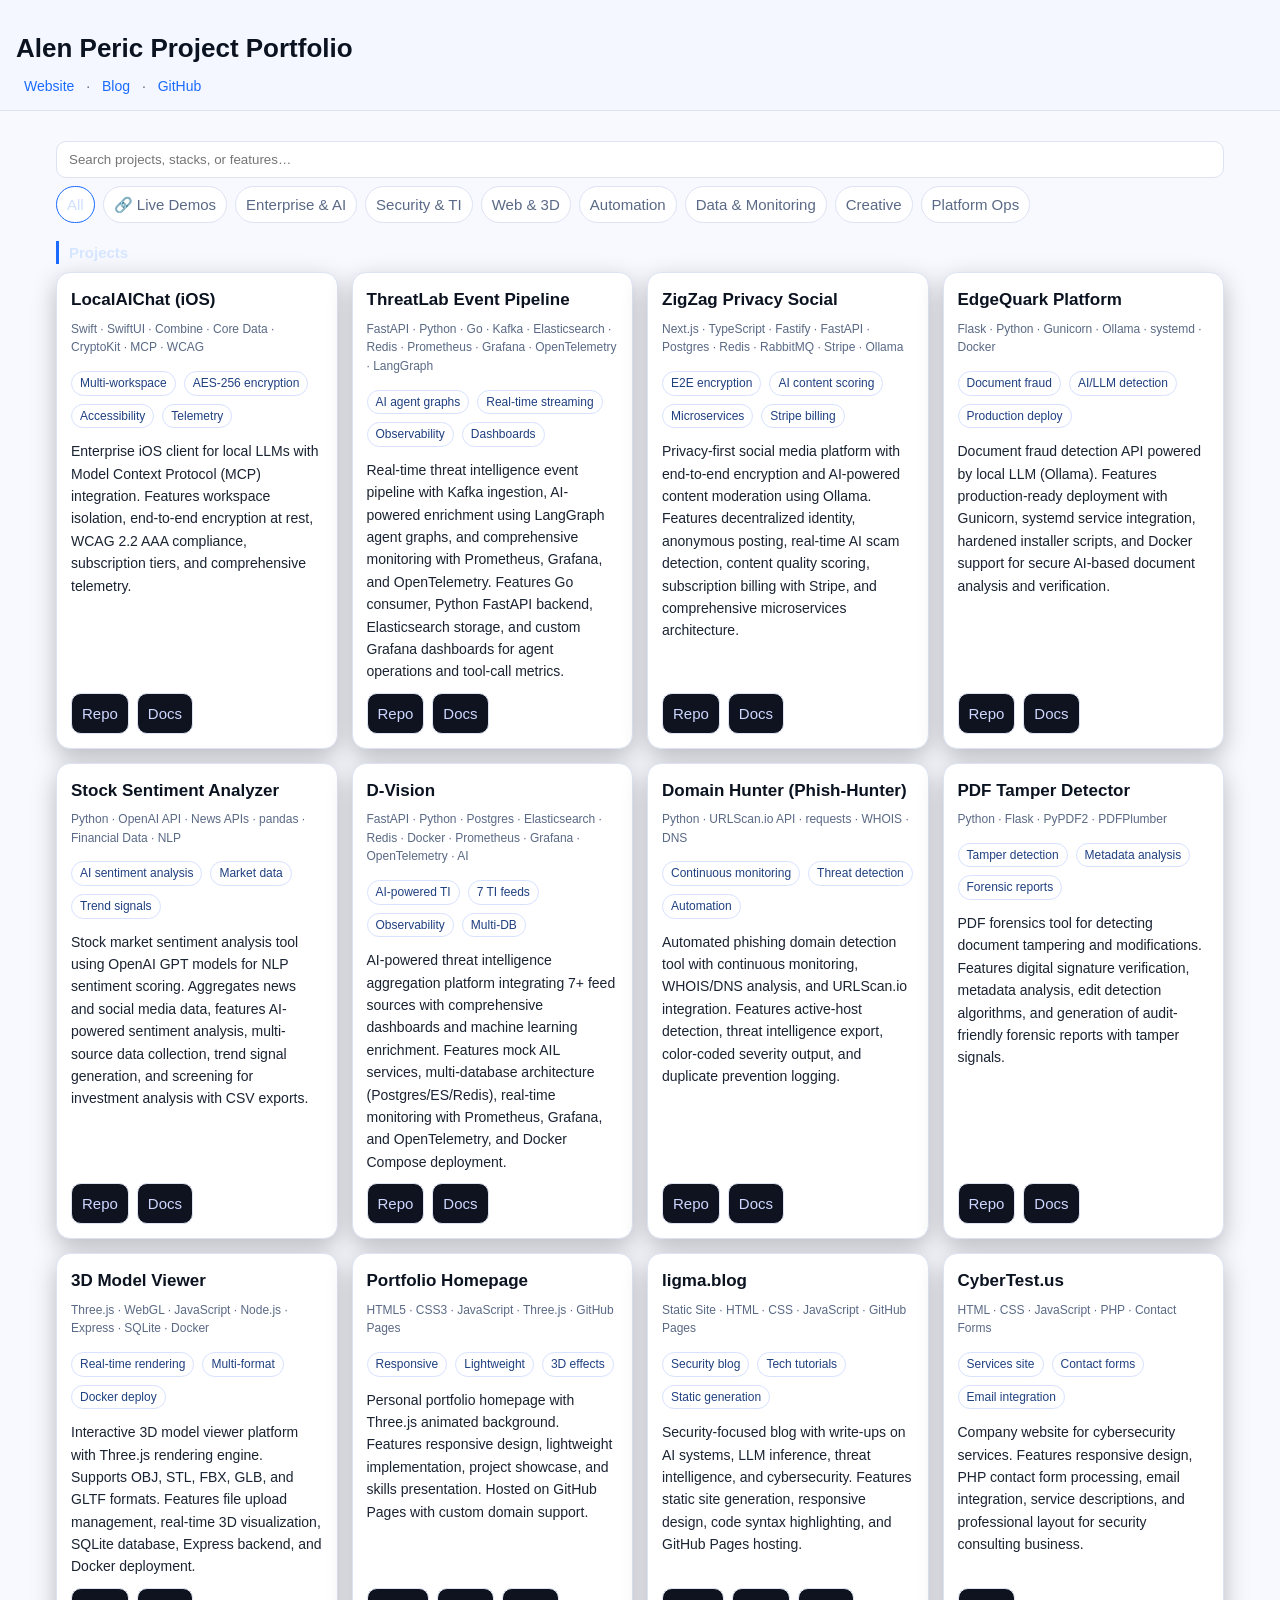
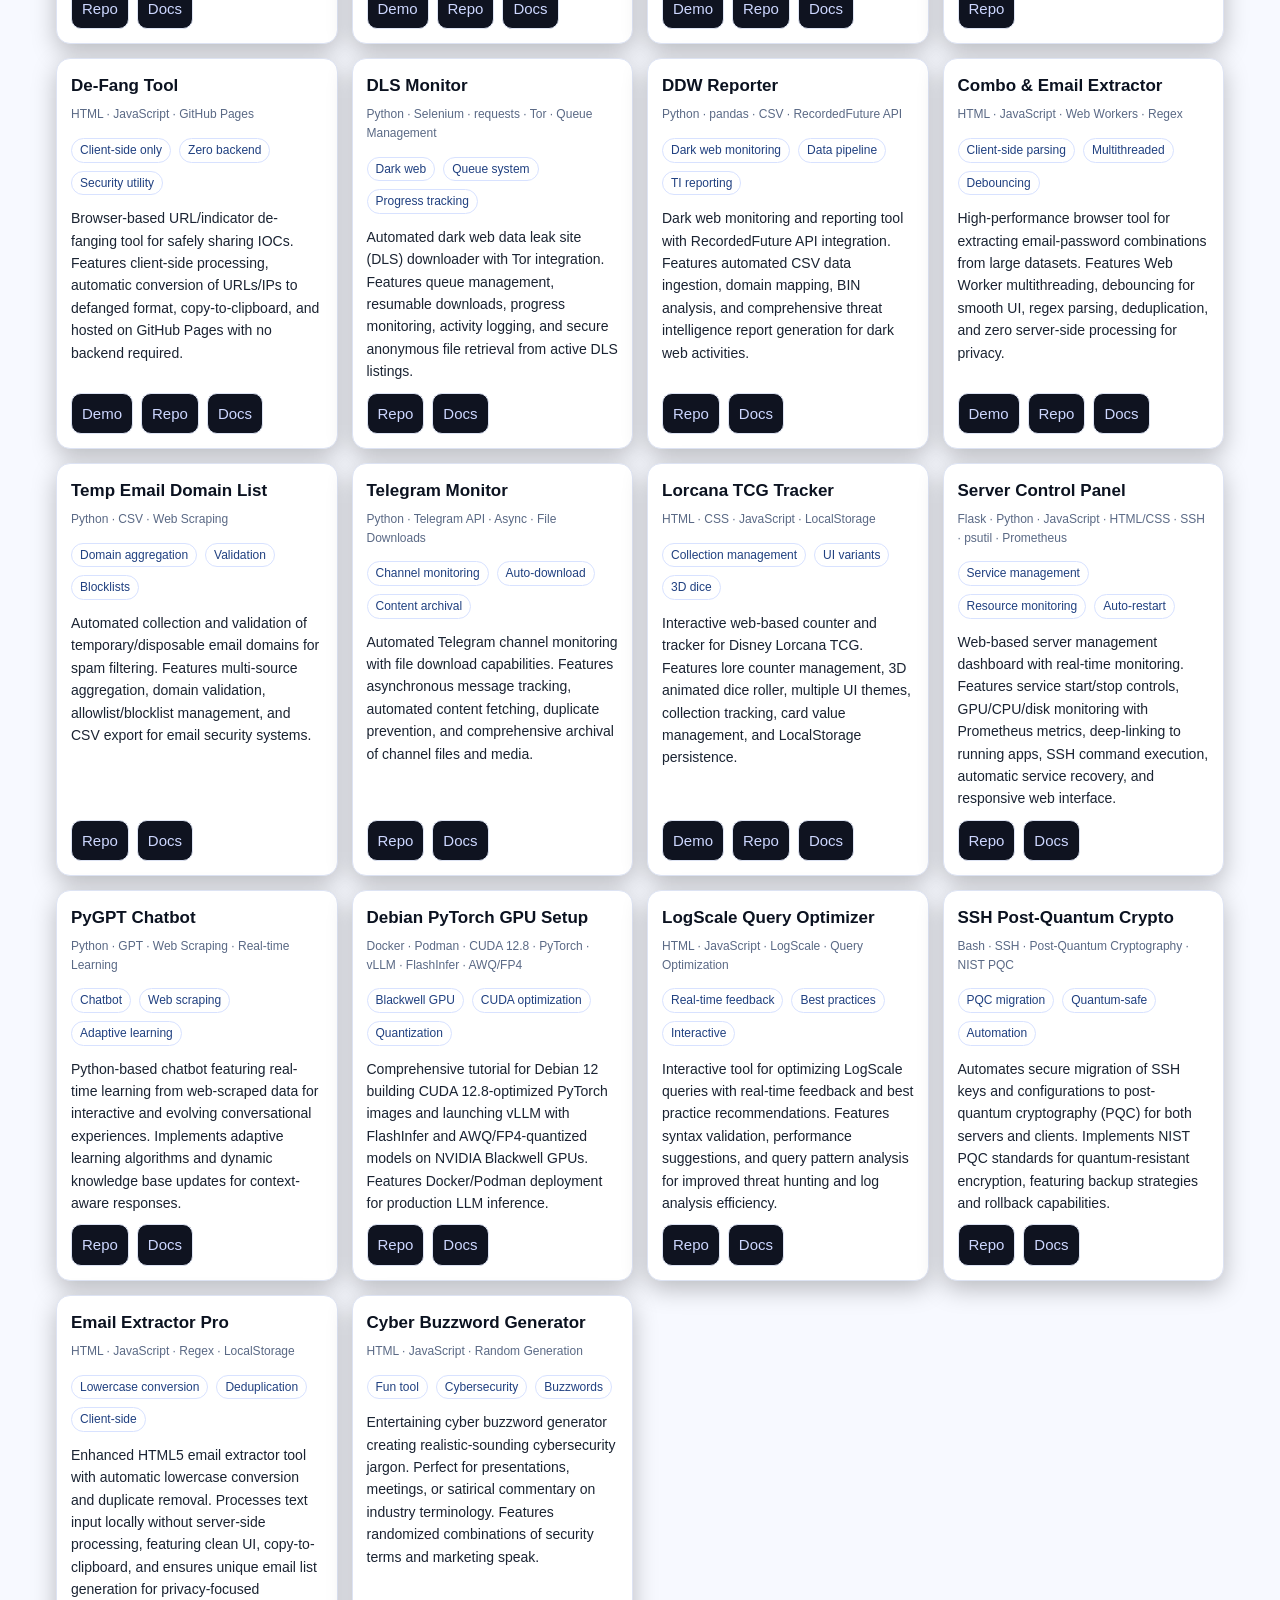
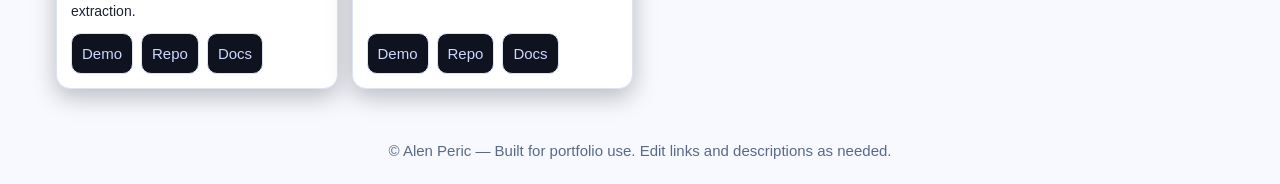
<file: projects/index.html>
<!DOCTYPE html>
<html lang="en">
<head>
<meta charset="utf-8" />
<meta name="viewport" content="width=device-width, initial-scale=1" />
<title>Alen Peric — Project Portfolio Cards</title>
<style>
  :root{
    --bg:#0b0e14; --panel:#121829; --border:#1c2541; --fg:#e6e6e6; --muted:#aab2c8; --accent:#8ab4ff;
    --badge:#2b365d; --shadow:0 8px 24px rgba(0,0,0,.25);
  }
  *{box-sizing:border-box}
  body{margin:0;background:var(--bg);color:var(--fg);font:15px/1.55 -apple-system,BlinkMacSystemFont,"Segoe UI",Roboto,Helvetica,Arial,sans-serif}
  header{padding:28px 16px 12px;background:#0f1320;border-bottom:1px solid var(--border);position:sticky;top:0;z-index:5}
  h1{margin:0;font-size:26px}
  p.lead{margin:6px 0 0;color:var(--muted)}
  .links{margin:8px 0 0;font-size:14px}
  .links a{color:var(--accent);text-decoration:none;margin:0 8px}
  .links a:hover{text-decoration:underline}
  main{max-width:1200px;margin:0 auto;padding:18px 16px 28px}
  .toolbar{display:flex;flex-wrap:wrap;gap:8px;margin:12px 0 18px}
  input[type="search"]{flex:1 1 260px;padding:10px 12px;border-radius:10px;border:1px solid var(--border);background:#0f1320;color:var(--fg);outline:none}
  .filters{display:flex;flex-wrap:wrap;gap:8px}
  .chip{border:1px solid var(--border);background:#0f1320;padding:6px 10px;border-radius:999px;color:var(--muted);cursor:pointer;user-select:none}
  .chip.active{border-color:var(--accent);color:#cfe0ff}
  .grid{display:grid;grid-template-columns:repeat(auto-fit,minmax(280px,1fr));gap:14px}
  .card{background:var(--panel);border:1px solid var(--border);border-radius:14px;padding:14px;box-shadow:var(--shadow);display:flex;flex-direction:column;min-height:190px}
  .card h3{margin:0 0 6px 0;font-size:17px}
  .stack{font-size:12px;color:var(--muted);margin-bottom:10px}
  .badges{display:flex;flex-wrap:wrap;gap:8px;margin:4px 0 8px}
  .badge{border:1px solid var(--badge);border-radius:999px;padding:2px 8px;font-size:12px;color:#cdd7ff;white-space:nowrap}
  .desc{margin:4px 0 10px;color:#f0f4f8;font-size:14px;flex:1;line-height:1.6}
  .actions{display:flex;gap:8px;flex-wrap:wrap}
  .btn{display:inline-block;padding:8px 10px;border:1px solid var(--border);border-radius:10px;color:#cdd7ff;text-decoration:none;background:#0f1320}
  .btn:hover{border-color:var(--accent);color:#fff}
  .section{margin:18px 0 8px 0;border-left:3px solid var(--accent);padding-left:10px;color:#d7e6ff;font-weight:600}
  footer{color:var(--muted);text-align:center;padding:22px 12px}
  @media (prefers-color-scheme: light){
    :root{--bg:#f7f9ff;--panel:#ffffff;--border:#dde3f3;--fg:#0b1220;--muted:#5a6985;--accent:#1b6bff;--badge:#d8e2ff}
    header{background:#f4f7ff}
    input[type="search"],.chip{background:#fff}
    .badge{color:#204080}
    .desc{color:#1a2332}
  }
</style>
</head>
<body>
<header>
  <h1>Alen Peric Project Portfolio</h1>
  <div class="links">
    <a href="https://alenperic.github.io/alenperic-homepage/" target="_blank" rel="noopener">Website</a>
    <span style="color:var(--muted)">·</span>
    <a href="https://alenperic.github.io/ligma-blog/" target="_blank" rel="noopener">Blog</a>
    <span style="color:var(--muted)">·</span>
    <a href="https://github.com/alenperic" target="_blank" rel="noopener">GitHub</a>
  </div>
</header>
<main>
  <div class="toolbar">
    <input id="search" type="search" placeholder="Search projects, stacks, or features…" />
    <div class="filters">
      <span class="chip active" data-filter="all">All</span>
      <span class="chip" data-filter="demo">🔗 Live Demos</span>
      <span class="chip" data-filter="enterprise">Enterprise & AI</span>
      <span class="chip" data-filter="security">Security & TI</span>
      <span class="chip" data-filter="web">Web & 3D</span>
      <span class="chip" data-filter="automation">Automation</span>
      <span class="chip" data-filter="data">Data & Monitoring</span>
      <span class="chip" data-filter="creative">Creative</span>
      <span class="chip" data-filter="platform">Platform Ops</span>
    </div>
  </div>

  <div class="section">Projects</div>
  <div id="grid" class="grid"></div>
</main>
<footer>© Alen Peric — Built for portfolio use. Edit links and descriptions as needed.</footer>

<script>
const projects = [
  // Projects can belong to multiple categories
  {title:"LocalAIChat (iOS)",categories:["enterprise"],stack:"Swift · SwiftUI · Combine · Core Data · CryptoKit · MCP · WCAG",badges:["Multi-workspace","AES-256 encryption","Accessibility","Telemetry"],desc:"Enterprise iOS client for local LLMs with Model Context Protocol (MCP) integration. Features workspace isolation, end-to-end encryption at rest, WCAG 2.2 AAA compliance, subscription tiers, and comprehensive telemetry.",links:{repo:"https://github.com/alenperic/LocalAIChat-iOS",docs:"https://github.com/alenperic/LocalAIChat-iOS#readme"}},
  {title:"ThreatLab Event Pipeline",categories:["enterprise","security","data","platform"],stack:"FastAPI · Python · Go · Kafka · Elasticsearch · Redis · Prometheus · Grafana · OpenTelemetry · LangGraph",badges:["AI agent graphs","Real-time streaming","Observability","Dashboards"],desc:"Real-time threat intelligence event pipeline with Kafka ingestion, AI-powered enrichment using LangGraph agent graphs, and comprehensive monitoring with Prometheus, Grafana, and OpenTelemetry. Features Go consumer, Python FastAPI backend, Elasticsearch storage, and custom Grafana dashboards for agent operations and tool-call metrics.",links:{repo:"https://github.com/alenperic/ThreatLab-Event-Pipeline",docs:"https://github.com/alenperic/ThreatLab-Event-Pipeline#readme"}},
  {title:"ZigZag Privacy Social",categories:["enterprise","platform"],stack:"Next.js · TypeScript · Fastify · FastAPI · Postgres · Redis · RabbitMQ · Stripe · Ollama",badges:["E2E encryption","AI content scoring","Microservices","Stripe billing"],desc:"Privacy-first social media platform with end-to-end encryption and AI-powered content moderation using Ollama. Features decentralized identity, anonymous posting, real-time AI scam detection, content quality scoring, subscription billing with Stripe, and comprehensive microservices architecture.",links:{repo:"https://github.com/alenperic/ZigZag-Privacy-Social-Platform",docs:"https://github.com/alenperic/ZigZag-Privacy-Social-Platform#readme"}},
  {title:"EdgeQuark Platform",categories:["enterprise","security","platform"],stack:"Flask · Python · Gunicorn · Ollama · systemd · Docker",badges:["Document fraud","AI/LLM detection","Production deploy"],desc:"Document fraud detection API powered by local LLM (Ollama). Features production-ready deployment with Gunicorn, systemd service integration, hardened installer scripts, and Docker support for secure AI-based document analysis and verification.",links:{repo:"https://github.com/alenperic/EdgeQuark-Document-Fraud-Detection-Platform",docs:"https://github.com/alenperic/EdgeQuark-Document-Fraud-Detection-Platform#readme"}},
  {title:"Stock Sentiment Analyzer",categories:["enterprise","data"],stack:"Python · OpenAI API · News APIs · pandas · Financial Data · NLP",badges:["AI sentiment analysis","Market data","Trend signals"],desc:"Stock market sentiment analysis tool using OpenAI GPT models for NLP sentiment scoring. Aggregates news and social media data, features AI-powered sentiment analysis, multi-source data collection, trend signal generation, and screening for investment analysis with CSV exports.",links:{repo:"https://github.com/alenperic/Stock-Sentiment-Analyzer",docs:"https://github.com/alenperic/Stock-Sentiment-Analyzer#readme"}},
  {title:"D-Vision",categories:["enterprise","security","data","platform"],stack:"FastAPI · Python · Postgres · Elasticsearch · Redis · Docker · Prometheus · Grafana · OpenTelemetry · AI",badges:["AI-powered TI","7 TI feeds","Observability","Multi-DB"],desc:"AI-powered threat intelligence aggregation platform integrating 7+ feed sources with comprehensive dashboards and machine learning enrichment. Features mock AIL services, multi-database architecture (Postgres/ES/Redis), real-time monitoring with Prometheus, Grafana, and OpenTelemetry, and Docker Compose deployment.",links:{repo:"https://github.com/alenperic/D-Vision-Threat-Intelligence",docs:"https://github.com/alenperic/D-Vision-Threat-Intelligence#readme"}},

  // Security & Threat Intelligence
  {title:"Domain Hunter (Phish-Hunter)",categories:["security","automation"],stack:"Python · URLScan.io API · requests · WHOIS · DNS",badges:["Continuous monitoring","Threat detection","Automation"],desc:"Automated phishing domain detection tool with continuous monitoring, WHOIS/DNS analysis, and URLScan.io integration. Features active-host detection, threat intelligence export, color-coded severity output, and duplicate prevention logging.",links:{repo:"https://github.com/alenperic/Phish-Hunter",docs:"https://github.com/alenperic/Phish-Hunter#readme"}},
  {title:"PDF Tamper Detector",categories:["security"],stack:"Python · Flask · PyPDF2 · PDFPlumber",badges:["Tamper detection","Metadata analysis","Forensic reports"],desc:"PDF forensics tool for detecting document tampering and modifications. Features digital signature verification, metadata analysis, edit detection algorithms, and generation of audit-friendly forensic reports with tamper signals.",links:{repo:"https://github.com/alenperic/PDF-Tamper-Analysis",docs:"https://github.com/alenperic/PDF-Tamper-Analysis#readme"}},

  // Web & 3D
  {title:"3D Model Viewer",categories:["web","creative","platform"],stack:"Three.js · WebGL · JavaScript · Node.js · Express · SQLite · Docker",badges:["Real-time rendering","Multi-format","Docker deploy"],desc:"Interactive 3D model viewer platform with Three.js rendering engine. Supports OBJ, STL, FBX, GLB, and GLTF formats. Features file upload management, real-time 3D visualization, SQLite database, Express backend, and Docker deployment.",links:{repo:"https://github.com/alenperic/3D-Model-Viewer-Platform",docs:"https://github.com/alenperic/3D-Model-Viewer-Platform#readme"}},
  {title:"Portfolio Homepage",categories:["web","creative"],stack:"HTML5 · CSS3 · JavaScript · Three.js · GitHub Pages",badges:["Responsive","Lightweight","3D effects"],desc:"Personal portfolio homepage with Three.js animated background. Features responsive design, lightweight implementation, project showcase, and skills presentation. Hosted on GitHub Pages with custom domain support.",links:{demo:"https://alenperic.github.io/alenperic-homepage/",repo:"https://github.com/alenperic/alenperic-homepage",docs:"https://github.com/alenperic/alenperic-homepage#readme"}},
  {title:"ligma.blog",categories:["web"],stack:"Static Site · HTML · CSS · JavaScript · GitHub Pages",badges:["Security blog","Tech tutorials","Static generation"],desc:"Security-focused blog with write-ups on AI systems, LLM inference, threat intelligence, and cybersecurity. Features static site generation, responsive design, code syntax highlighting, and GitHub Pages hosting.",links:{demo:"https://alenperic.github.io/ligma-blog/",repo:"https://github.com/alenperic/ligma-blog",docs:"https://github.com/alenperic/ligma-blog#readme"}},
  {title:"CyberTest.us",categories:["web"],stack:"HTML · CSS · JavaScript · PHP · Contact Forms",badges:["Services site","Contact forms","Email integration"],desc:"Company website for cybersecurity services. Features responsive design, PHP contact form processing, email integration, service descriptions, and professional layout for security consulting business.",links:{repo:"https://github.com/alenperic/cybertest-us-website"}},
  {title:"De-Fang Tool",categories:["web","security"],stack:"HTML · JavaScript · GitHub Pages",badges:["Client-side only","Zero backend","Security utility"],desc:"Browser-based URL/indicator de-fanging tool for safely sharing IOCs. Features client-side processing, automatic conversion of URLs/IPs to defanged format, copy-to-clipboard, and hosted on GitHub Pages with no backend required.",links:{demo:"https://alenperic.github.io/Fang/",repo:"https://github.com/alenperic/Fang",docs:"https://github.com/alenperic/Fang#readme"}},

  // Automation & Scripting
  {title:"DLS Monitor",categories:["automation","security"],stack:"Python · Selenium · requests · Tor · Queue Management",badges:["Dark web","Queue system","Progress tracking"],desc:"Automated dark web data leak site (DLS) downloader with Tor integration. Features queue management, resumable downloads, progress monitoring, activity logging, and secure anonymous file retrieval from active DLS listings.",links:{repo:"https://github.com/alenperic/DLS-Monitor",docs:"https://github.com/alenperic/DLS-Monitor#readme"}},
  {title:"DDW Reporter",categories:["automation","security","data"],stack:"Python · pandas · CSV · RecordedFuture API",badges:["Dark web monitoring","Data pipeline","TI reporting"],desc:"Dark web monitoring and reporting tool with RecordedFuture API integration. Features automated CSV data ingestion, domain mapping, BIN analysis, and comprehensive threat intelligence report generation for dark web activities.",links:{repo:"https://github.com/alenperic/DDW",docs:"https://github.com/alenperic/DDW#readme"}},
  {title:"Combo & Email Extractor",categories:["automation","web"],stack:"HTML · JavaScript · Web Workers · Regex",badges:["Client-side parsing","Multithreaded","Debouncing"],desc:"High-performance browser tool for extracting email-password combinations from large datasets. Features Web Worker multithreading, debouncing for smooth UI, regex parsing, deduplication, and zero server-side processing for privacy.",links:{demo:"https://alenperic.github.io/Combo-Extractor/",repo:"https://github.com/alenperic/Combo-Extractor",docs:"https://github.com/alenperic/Combo-Extractor#readme"}},
  {title:"Temp Email Domain List",categories:["automation","security"],stack:"Python · CSV · Web Scraping",badges:["Domain aggregation","Validation","Blocklists"],desc:"Automated collection and validation of temporary/disposable email domains for spam filtering. Features multi-source aggregation, domain validation, allowlist/blocklist management, and CSV export for email security systems.",links:{repo:"https://github.com/alenperic/Temporary-Email-List-Generator",docs:"https://github.com/alenperic/Temporary-Email-List-Generator#readme"}},
  {title:"Telegram Monitor",categories:["automation"],stack:"Python · Telegram API · Async · File Downloads",badges:["Channel monitoring","Auto-download","Content archival"],desc:"Automated Telegram channel monitoring with file download capabilities. Features asynchronous message tracking, automated content fetching, duplicate prevention, and comprehensive archival of channel files and media.",links:{repo:"https://github.com/alenperic/Telegram-Auto-Downloader",docs:"https://github.com/alenperic/Telegram-Auto-Downloader#readme"}},

  // Creative & Data
  {title:"Lorcana TCG Tracker",categories:["creative","web","data"],stack:"HTML · CSS · JavaScript · LocalStorage",badges:["Collection management","UI variants","3D dice"],desc:"Interactive web-based counter and tracker for Disney Lorcana TCG. Features lore counter management, 3D animated dice roller, multiple UI themes, collection tracking, card value management, and LocalStorage persistence.",links:{demo:"https://alenperic.github.io/Lorcana-Tracker/",repo:"https://github.com/alenperic/Lorcana-Tracker",docs:"https://github.com/alenperic/Lorcana-Tracker#readme"}},

  // Platform & Infrastructure
  {title:"Server Control Panel",categories:["platform","data"],stack:"Flask · Python · JavaScript · HTML/CSS · SSH · psutil · Prometheus",badges:["Service management","Resource monitoring","Auto-restart"],desc:"Web-based server management dashboard with real-time monitoring. Features service start/stop controls, GPU/CPU/disk monitoring with Prometheus metrics, deep-linking to running apps, SSH command execution, automatic service recovery, and responsive web interface.",links:{repo:"https://github.com/alenperic/AI-Server-Control-Panel",docs:"https://github.com/alenperic/AI-Server-Control-Panel#readme"}},

  // Additional AI & Research Projects
  {title:"PyGPT Chatbot",categories:["enterprise"],stack:"Python · GPT · Web Scraping · Real-time Learning",badges:["Chatbot","Web scraping","Adaptive learning"],desc:"Python-based chatbot featuring real-time learning from web-scraped data for interactive and evolving conversational experiences. Implements adaptive learning algorithms and dynamic knowledge base updates for context-aware responses.",links:{repo:"https://github.com/alenperic/PyGPT",docs:"https://github.com/alenperic/PyGPT#readme"}},
  {title:"Debian PyTorch GPU Setup",categories:["platform","enterprise"],stack:"Docker · Podman · CUDA 12.8 · PyTorch · vLLM · FlashInfer · AWQ/FP4",badges:["Blackwell GPU","CUDA optimization","Quantization"],desc:"Comprehensive tutorial for Debian 12 building CUDA 12.8-optimized PyTorch images and launching vLLM with FlashInfer and AWQ/FP4-quantized models on NVIDIA Blackwell GPUs. Features Docker/Podman deployment for production LLM inference.",links:{repo:"https://github.com/alenperic/Debian-PyTorch-RTX5070Ti",docs:"https://github.com/alenperic/Debian-PyTorch-RTX5070Ti#readme"}},

  // Security Tools & Utilities
  {title:"LogScale Query Optimizer",categories:["security","automation"],stack:"HTML · JavaScript · LogScale · Query Optimization",badges:["Real-time feedback","Best practices","Interactive"],desc:"Interactive tool for optimizing LogScale queries with real-time feedback and best practice recommendations. Features syntax validation, performance suggestions, and query pattern analysis for improved threat hunting and log analysis efficiency.",links:{repo:"https://github.com/alenperic/LogScale-Query-Optimizing-Tool",docs:"https://github.com/alenperic/LogScale-Query-Optimizing-Tool#readme"}},
  {title:"SSH Post-Quantum Crypto",categories:["security","platform"],stack:"Bash · SSH · Post-Quantum Cryptography · NIST PQC",badges:["PQC migration","Quantum-safe","Automation"],desc:"Automates secure migration of SSH keys and configurations to post-quantum cryptography (PQC) for both servers and clients. Implements NIST PQC standards for quantum-resistant encryption, featuring backup strategies and rollback capabilities.",links:{repo:"https://github.com/alenperic/SSH-Post-Quantum-Cryptography-Upgrade-Script",docs:"https://github.com/alenperic/SSH-Post-Quantum-Cryptography-Upgrade-Script#readme"}},
  {title:"Email Extractor Pro",categories:["automation","web"],stack:"HTML · JavaScript · Regex · LocalStorage",badges:["Lowercase conversion","Deduplication","Client-side"],desc:"Enhanced HTML5 email extractor tool with automatic lowercase conversion and duplicate removal. Processes text input locally without server-side processing, featuring clean UI, copy-to-clipboard, and ensures unique email list generation for privacy-focused extraction.",links:{demo:"https://alenperic.github.io/Email-Extractor-2/",repo:"https://github.com/alenperic/Email-Extractor-2",docs:"https://github.com/alenperic/Email-Extractor-2#readme"}},

  // Creative & Fun Projects
  {title:"Cyber Buzzword Generator",categories:["creative","web"],stack:"HTML · JavaScript · Random Generation",badges:["Fun tool","Cybersecurity","Buzzwords"],desc:"Entertaining cyber buzzword generator creating realistic-sounding cybersecurity jargon. Perfect for presentations, meetings, or satirical commentary on industry terminology. Features randomized combinations of security terms and marketing speak.",links:{demo:"https://alenperic.github.io/Cybuzzword-Generator/",repo:"https://github.com/alenperic/Cybuzzword-Generator",docs:"https://github.com/alenperic/Cybuzzword-Generator#readme"}}
];

const grid = document.getElementById('grid');
function renderCards(filter="all", q=""){
  grid.innerHTML = "";
  const query = q.trim().toLowerCase();
  projects
    .filter(p => {
      if(filter==="all") return true;
      if(filter==="demo") return p.links.demo && p.links.demo !== "#";
      return p.categories.includes(filter);
    })
    .filter(p => {
      if(!query) return true;
      const hay = (p.title + " " + p.stack + " " + p.badges.join(" ") + " " + p.desc).toLowerCase();
      return hay.includes(query);
    })
    .forEach(p => {
      const card = document.createElement('div');
      card.className = "card";
      card.setAttribute("data-categories", p.categories.join(","));

      // Build action buttons only for valid links
      const actions = [];
      if(p.links.demo && p.links.demo !== "#") {
        actions.push(`<a class="btn" href="${p.links.demo}" target="_blank" rel="noopener">Demo</a>`);
      }
      if(p.links.repo && p.links.repo !== "#") {
        actions.push(`<a class="btn" href="${p.links.repo}" target="_blank" rel="noopener">Repo</a>`);
      }
      if(p.links.docs && p.links.docs !== "#") {
        actions.push(`<a class="btn" href="${p.links.docs}" target="_blank" rel="noopener">Docs</a>`);
      }

      card.innerHTML = `
        <h3>${p.title}</h3>
        <div class="stack">${p.stack}</div>
        <div class="badges">${p.badges.map(b=>`<span class="badge">${b}</span>`).join("")}</div>
        <div class="desc">${p.desc}</div>
        <div class="actions">
          ${actions.join("")}
        </div>
      `;
      grid.appendChild(card);
    });
}
renderCards();

const chips = Array.from(document.querySelectorAll(".chip"));
chips.forEach(ch => ch.addEventListener("click", e => {
  chips.forEach(c => c.classList.remove("active"));
  ch.classList.add("active");
  const filter = ch.dataset.filter;
  renderCards(filter, document.getElementById("search").value);
}));
document.getElementById("search").addEventListener("input", e => {
  const active = document.querySelector(".chip.active").dataset.filter;
  renderCards(active, e.target.value);
});
</script>
</body>
</html>
</file>
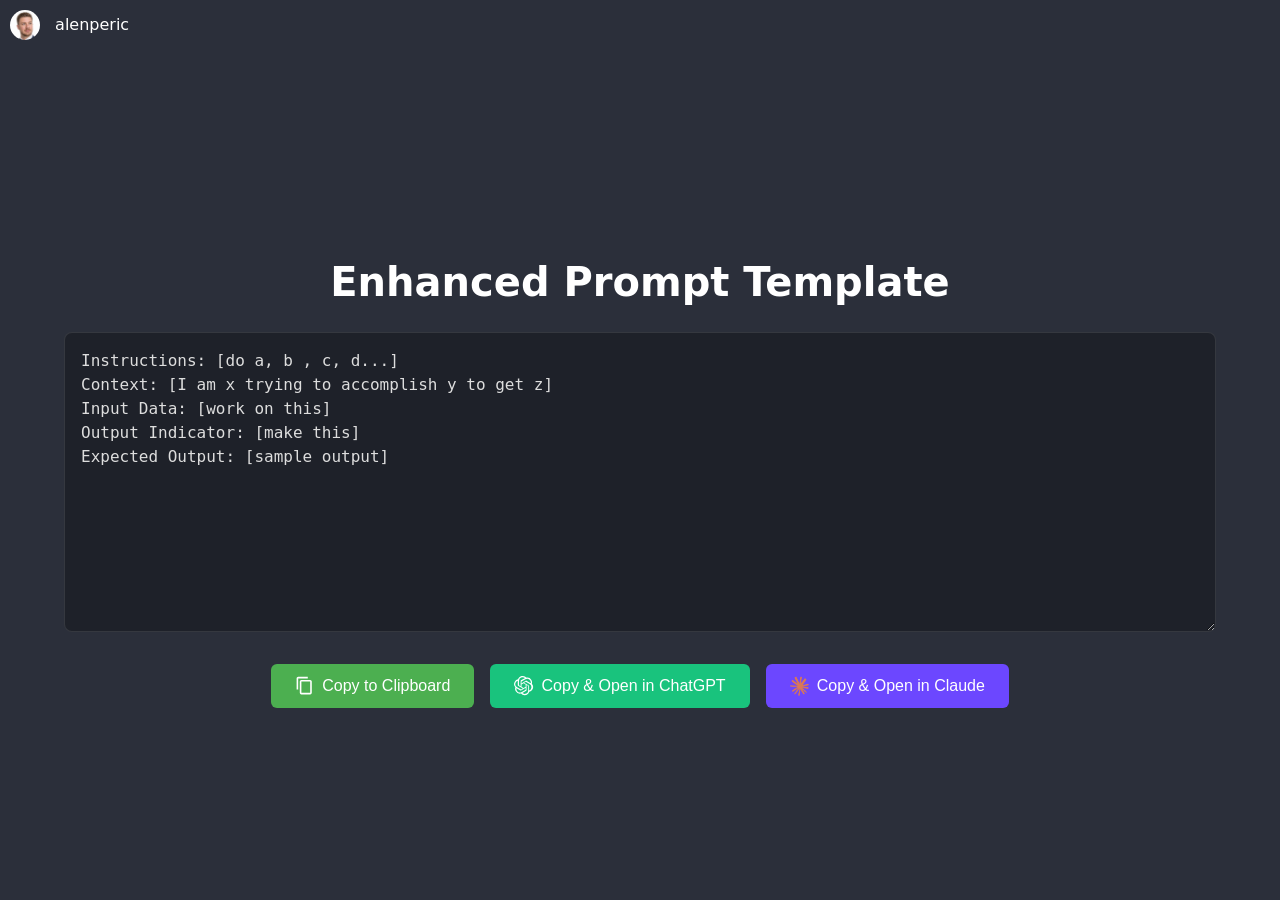
<file: prompting/index.html>
<!DOCTYPE html>
<html lang="en">
<head>
    <meta charset="UTF-8">
    <meta name="viewport" content="width=device-width, initial-scale=1.0">
    <title>Enhanced AI Prompt Template Generator | Create Perfect Prompts</title>
    <meta name="description" content="Create and customize AI prompts easily with our enhanced template generator. Perfect for ChatGPT, GPT-4, and other AI models. Copy and edit templates with one click.">
    <meta name="author" content="alenperic">
    <meta name="robots" content="index, follow">
    <meta property="og:title" content="Enhanced AI Prompt Template Generator">
    <meta property="og:description" content="Create and customize AI prompts easily with our enhanced template generator. Perfect for ChatGPT, GPT-4, and other AI models.">
    <meta property="og:type" content="website">
    <meta name="twitter:card" content="summary_large_image">
    <meta name="twitter:title" content="Enhanced AI Prompt Template Generator">
    <meta name="twitter:description" content="Create and customize AI prompts easily with our enhanced template generator.">
    <link rel="canonical" href="https://alenperic.github.io/prompt-template/" />
    <script type="application/ld+json">
    {
      "@context": "https://schema.org",
      "@type": "WebApplication",
      "name": "Enhanced AI Prompt Template Generator",
      "description": "Create and customize AI prompts easily with our enhanced template generator.",
      "applicationCategory": "UtilityApplication",
      "operatingSystem": "Any",
      "author": {
        "@type": "Person",
        "name": "Alen Peric"
      }
    }
    </script>
    <style>
        :root {
            --bg: #2b2f3a;
            --panel: #1e2129;
            --fg: #ffffff;
            --muted: #ddd;
            --accent: #4caf50;
            --accent-hover: #3d8c40;
        }
        * { box-sizing: border-box; }
        body {
            font-family: system-ui, -apple-system, BlinkMacSystemFont, 'Segoe UI', Arial, sans-serif;
            display: flex;
            justify-content: center;
            align-items: center;
            flex-direction: column;
            background-color: var(--bg);
            color: var(--fg);
            margin: 0;
            padding: 0;
            min-height: 100vh;
            line-height: 1.5;
        }
        .header {
            position: absolute;
            top: 10px;
            left: 10px;
        }
        .header img {
            width: 30px;
            height: 30px;
            border-radius: 50%;
            vertical-align: middle;
            margin-right: 10px;
            object-fit: cover;
        }
        .header a {
            color: var(--fg);
            text-decoration: none;
            vertical-align: middle;
            transition: opacity 0.2s;
        }
        .header a:hover {
            opacity: 0.9;
        }
        #title {
            margin: 60px 0 20px;
            font-size: clamp(1.5rem, 4vw, 2.5rem);
            font-weight: 600;
            text-align: center;
        }
        #wrapper {
            display: flex;
            justify-content: center;
            width: min(90%, 1200px);
            margin: 0 auto;
        }
        textarea {
            width: 100%;
            height: 300px;
            padding: 1rem;
            font-size: 1rem;
            line-height: 1.5;
            margin-bottom: 1rem;
            background-color: var(--panel);
            color: var(--muted);
            border: 1px solid rgba(255,255,255,0.1);
            border-radius: 8px;
            overflow: auto;
            resize: vertical;
            transition: border-color 0.2s;
        }
        textarea:focus {
            border-color: var(--accent);
            outline: none;
        }
        .copy-fab {
            display: flex;
            flex-direction: column;
            align-items: center;
            width: 100%;
        }
        .button-group {
            display: flex;
            gap: 1rem;
            margin-top: 1rem;
        }
        .button {
            padding: 0.75rem 1.5rem;
            background-color: var(--accent);
            color: var(--fg);
            border: none;
            border-radius: 6px;
            cursor: pointer;
            font-size: 1rem;
            font-weight: 500;
            transition: all 0.2s ease;
            display: flex;
            align-items: center;
            gap: 0.5rem;
            text-decoration: none;
        }
        .button:hover {
            background-color: var(--accent-hover);
            transform: translateY(-1px);
        }
        .button:active {
            transform: translateY(0);
        }
        .button.chatgpt {
            background-color: #19c37d;
        }
        .button.chatgpt:hover {
            background-color: #15a76c;
        }
        .button.claude {
            background-color: #6C47FF;
        }
        .button.claude:hover {
            background-color: #5536DB;
        }
        .button svg {
            width: 1.2rem;
            height: 1.2rem;
            fill: currentColor;
        }
        .claude-logo {
            width: 1.2rem;
            height: 1.2rem;
            border-radius: 50%;
        }
        @media (max-width: 768px) {
            .button-group {
                flex-direction: column;
                width: 100%;
            }
            .button {
                width: 100%;
                justify-content: center;
            }
        }
        @media (max-width: 768px) {
            #wrapper {
                width: 95%;
            }
            textarea {
                font-size: 0.9rem;
            }
        }
    </style>
</head>
<body>
    <div class="header">
        <a href="https://github.com/alenperic" target="_blank" rel="noopener noreferrer">
            <img src="../img/alen-peric.webp?v=5d7e39e51807" alt="Alen Peric" width="512" height="512" />
            alenperic
        </a>
    </div>

    <div id="title">Enhanced Prompt Template</div>



    <div id="wrapper" role="region" aria-label="Copyable Prompt Template">
        <div class="copy-fab">
            <textarea id="templateBox" aria-label="Prompt Template">
Instructions: [do a, b , c, d...]
Context: [I am x trying to accomplish y to get z]
Input Data: [work on this]
Output Indicator: [make this]
Expected Output: [sample output]</textarea>
            <div class="button-group">
                <button id="copyFab" class="button" aria-label="Copy template to clipboard">
                    <svg viewBox="0 0 24 24"><path d="M16 1H4c-1.1 0-2 .9-2 2v14h2V3h12V1zm3 4H8c-1.1 0-2 .9-2 2v14c0 1.1.9 2 2 2h11c1.1 0 2-.9 2-2V7c0-1.1-.9-2-2-2zm0 16H8V7h11v14z"/></svg>
                    Copy to Clipboard
                </button>
                <button id="openChatGPT" class="button chatgpt" aria-label="Copy and open in ChatGPT">
                    <svg viewBox="0 0 24 24"><path d="M22.2819 9.8211a5.9847 5.9847 0 0 0-.5157-4.9108 6.0462 6.0462 0 0 0-6.5098-2.9A6.0651 6.0651 0 0 0 4.9807 4.1818a5.9847 5.9847 0 0 0-3.9977 2.9 6.0462 6.0462 0 0 0 .7427 7.0966 5.98 5.98 0 0 0 .511 4.9107 6.051 6.051 0 0 0 6.5146 2.9001A5.9847 5.9847 0 0 0 13.2599 24a6.0557 6.0557 0 0 0 5.7718-4.2058 5.9894 5.9894 0 0 0 3.9977-2.9001 6.0557 6.0557 0 0 0-.7475-7.0729zm-9.022 12.6081a4.4755 4.4755 0 0 1-2.8764-1.0408l.1419-.0804 4.7783-2.7582a.7948.7948 0 0 0 .3927-.6813v-6.7369l2.02 1.1686a.071.071 0 0 1 .038.052v5.5826a4.504 4.504 0 0 1-4.4945 4.4944zm-9.6607-4.1254a4.4708 4.4708 0 0 1-.5346-3.0137l.142.0852 4.783 2.7582a.7712.7712 0 0 0 .7806 0l5.8428-3.3685v2.3324a.0804.0804 0 0 1-.0332.0615L9.74 19.9502a4.4992 4.4992 0 0 1-6.1408-1.6464zM2.3408 7.8956a4.485 4.485 0 0 1 2.3655-1.9728V11.6a.7664.7664 0 0 0 .3879.6765l5.8144 3.3543-2.0201 1.1685a.0757.0757 0 0 1-.071 0l-4.8303-2.7865A4.504 4.504 0 0 1 2.3408 7.8956zm16.0993 3.8558L12.6 8.3829l2.02-1.1638a.0757.0757 0 0 1 .071 0l4.8303 2.7913a4.4944 4.4944 0 0 1-.6765 8.1042v-5.6772a.79.79 0 0 0-.3927-.6813zm2.0107-3.0231l-.142-.0852-4.7735-2.7818a.7759.7759 0 0 0-.7854 0L9.409 9.2297V6.8974a.0662.0662 0 0 1 .0284-.0615l4.8303-2.7866a4.4992 4.4992 0 0 1 6.6802 4.66zM8.3065 12.863l-2.02-1.1638a.0804.0804 0 0 1-.038-.0567V6.0742a4.4992 4.4992 0 0 1 7.3757-3.4537l-.142.0805L8.704 5.459a.7948.7948 0 0 0-.3927.6813zm1.0976-2.3654l2.602-1.4998 2.6069 1.4998v2.9994l-2.5974 1.4997-2.6067-1.4997Z"></path></svg>
                    Copy & Open in ChatGPT
                </button>
                <button id="openClaude" class="button claude" aria-label="Copy and open in Claude">
                    <img src="img/claude-logo.png" alt="Claude Logo" class="claude-logo" />
                    Copy & Open in Claude
                </button>
            </div>
        </div>
    </div>

    <script>
        document.addEventListener('DOMContentLoaded', () => {
            const templateBox = document.getElementById('templateBox');
            const copyFab = document.getElementById('copyFab');
            const openChatGPT = document.getElementById('openChatGPT');
            const openClaude = document.getElementById('openClaude');
            
            async function copyToClipboard(button, customMessage = 'Copied!') {
                try {
                    templateBox.select();
                    templateBox.setSelectionRange(0, templateBox.value.length);
                    await navigator.clipboard.writeText(templateBox.value);
                    
                    const originalContent = button.innerHTML;
                    button.innerHTML = '<svg viewBox="0 0 24 24"><path d="M9 16.2l-3.5-3.5c-.39-.39-1.01-.39-1.4 0-.39.39-.39 1.01 0 1.4l4.19 4.19c.39.39 1.02.39 1.41 0L20.3 7.7c.39-.39.39-1.01 0-1.4-.39-.39-1.01-.39-1.4 0L9 16.2z"/></svg> ' + customMessage;
                    
                    return originalContent;
                } catch (err) {
                    console.error('Failed to copy:', err);
                    document.execCommand('copy');
                }
            }

            async function copyAndOpenAI(button, url, serviceName) {
                const originalContent = await copyToClipboard(button, 'Opening ' + serviceName + '...');
                setTimeout(() => {
                    window.open(url, '_blank');
                    setTimeout(() => {
                        button.innerHTML = originalContent;
                    }, 1500);
                }, 500);
            }

            copyFab.addEventListener('click', async () => {
                const originalContent = await copyToClipboard(copyFab);
                setTimeout(() => {
                    copyFab.innerHTML = originalContent;
                }, 1500);
            });

            openChatGPT.addEventListener('click', () => {
                copyAndOpenAI(openChatGPT, 'https://chat.openai.com/', 'ChatGPT');
            });

            openClaude.addEventListener('click', () => {
                copyAndOpenAI(openClaude, 'https://claude.ai/', 'Claude');
            });
            
            const savedContent = localStorage.getItem('promptTemplate');
            if (savedContent) {
                templateBox.value = savedContent;
            }
            
            templateBox.addEventListener('input', () => {
                localStorage.setItem('promptTemplate', templateBox.value);
            });
        });
    </script>
</body>
</html>
</file>
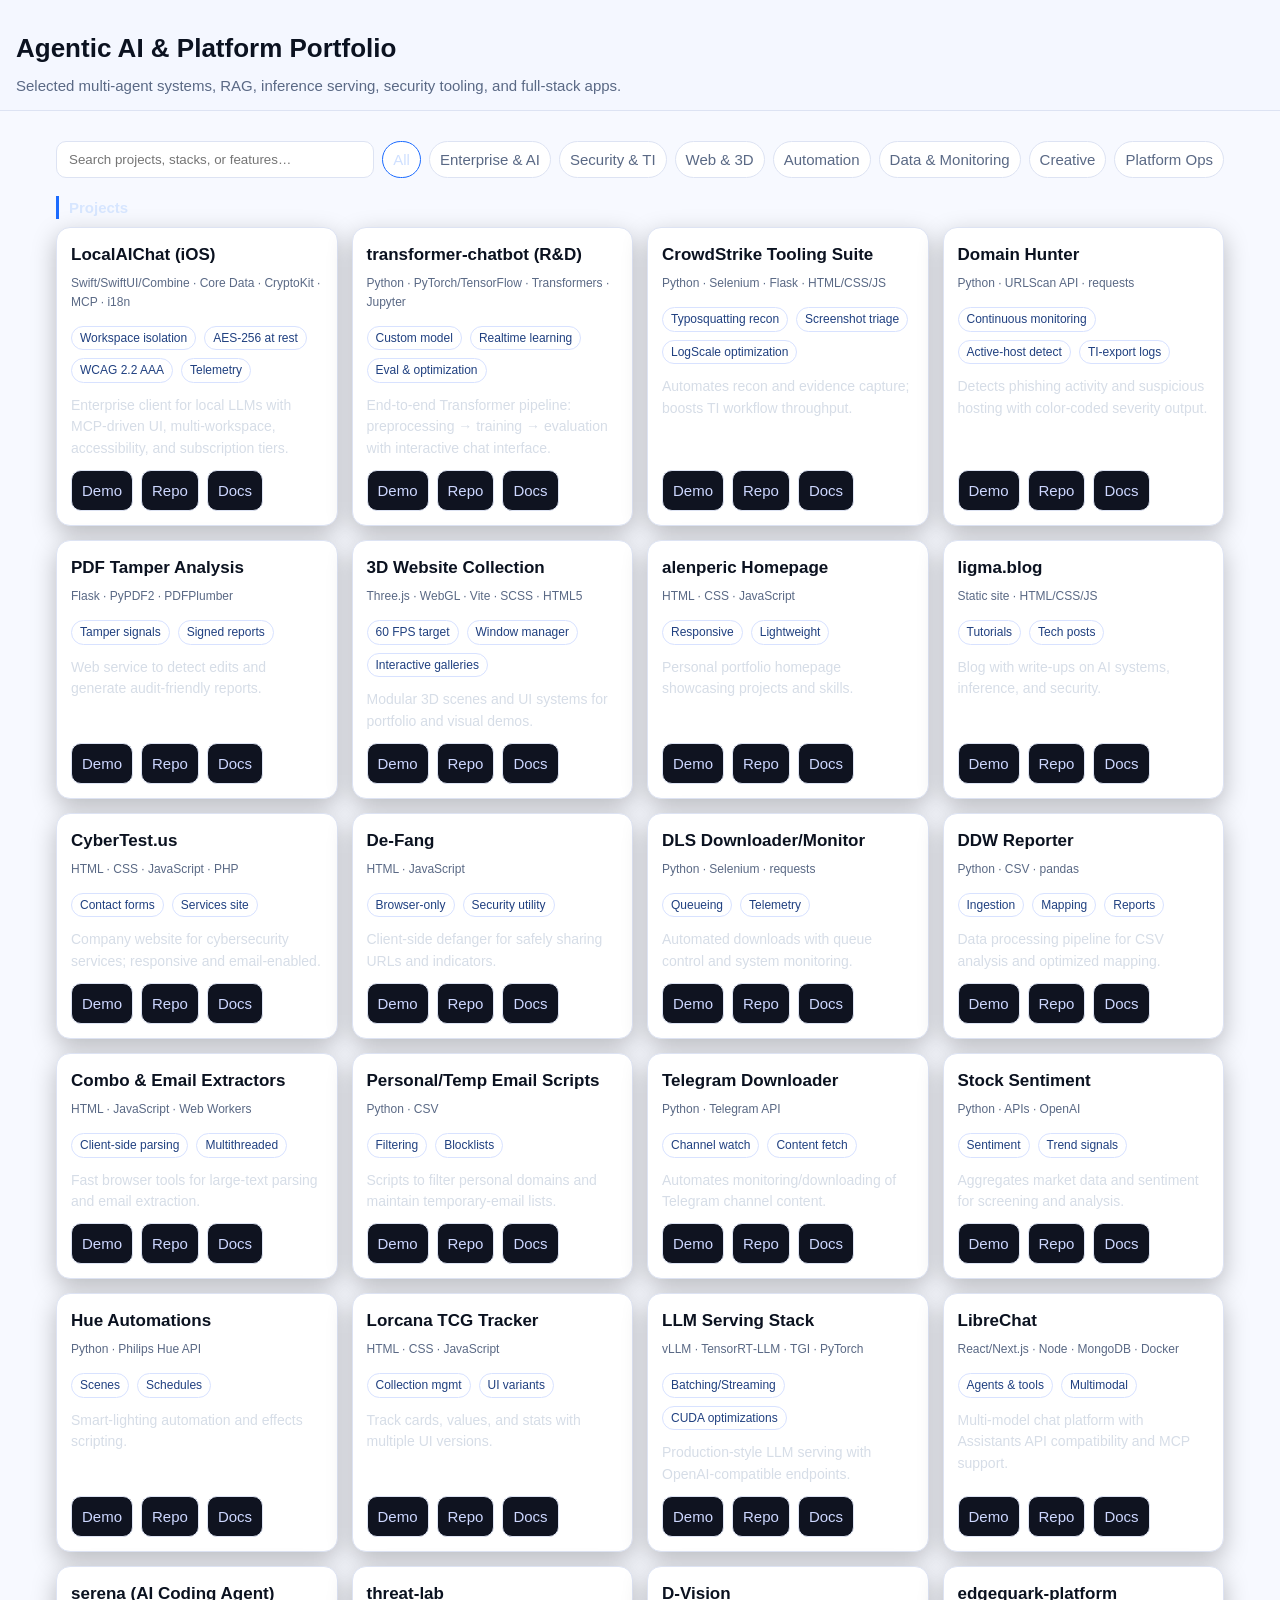
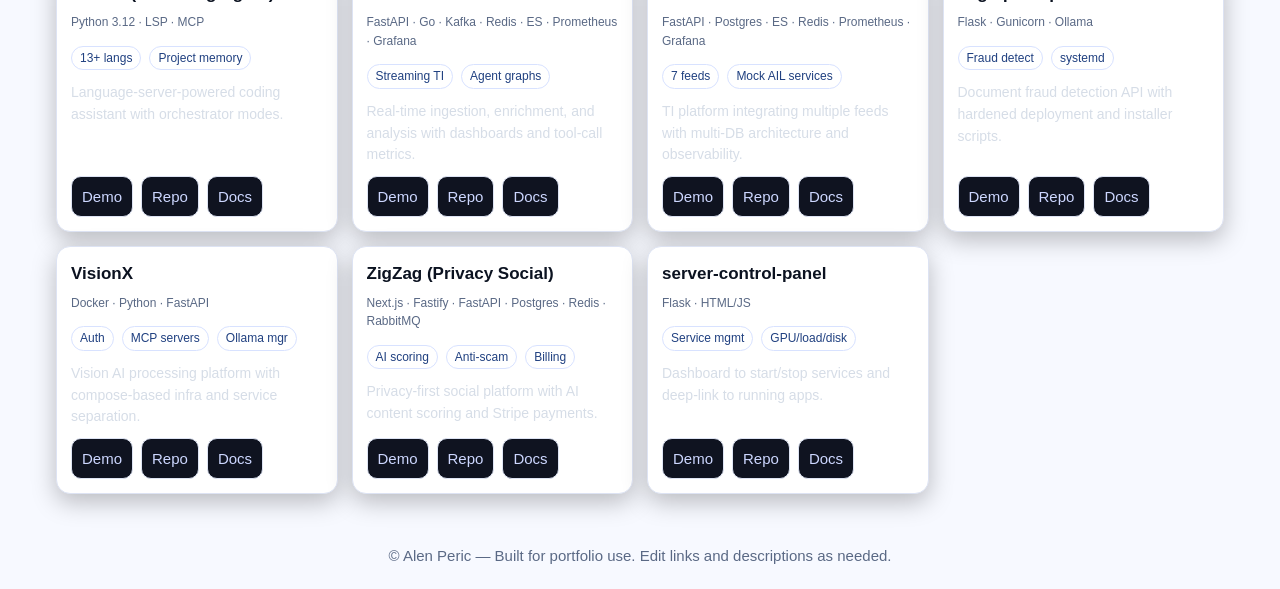
<file: projects/Portfolio_Project_Cards.html>
<!DOCTYPE html>
<html lang="en">
<head>
<meta charset="utf-8" />
<meta name="viewport" content="width=device-width, initial-scale=1" />
<title>Alen Peric — Project Portfolio Cards</title>
<style>
  :root{
    --bg:#0b0e14; --panel:#121829; --border:#1c2541; --fg:#e6e6e6; --muted:#aab2c8; --accent:#8ab4ff;
    --badge:#2b365d; --shadow:0 8px 24px rgba(0,0,0,.25);
  }
  *{box-sizing:border-box}
  body{margin:0;background:var(--bg);color:var(--fg);font:15px/1.55 -apple-system,BlinkMacSystemFont,"Segoe UI",Roboto,Helvetica,Arial,sans-serif}
  header{padding:28px 16px 12px;background:#0f1320;border-bottom:1px solid var(--border);position:sticky;top:0;z-index:5}
  h1{margin:0;font-size:26px}
  p.lead{margin:6px 0 0;color:var(--muted)}
  main{max-width:1200px;margin:0 auto;padding:18px 16px 28px}
  .toolbar{display:flex;flex-wrap:wrap;gap:8px;margin:12px 0 18px}
  input[type="search"]{flex:1 1 260px;padding:10px 12px;border-radius:10px;border:1px solid var(--border);background:#0f1320;color:var(--fg);outline:none}
  .filters{display:flex;flex-wrap:wrap;gap:8px}
  .chip{border:1px solid var(--border);background:#0f1320;padding:6px 10px;border-radius:999px;color:var(--muted);cursor:pointer;user-select:none}
  .chip.active{border-color:var(--accent);color:#cfe0ff}
  .grid{display:grid;grid-template-columns:repeat(auto-fit,minmax(280px,1fr));gap:14px}
  .card{background:var(--panel);border:1px solid var(--border);border-radius:14px;padding:14px;box-shadow:var(--shadow);display:flex;flex-direction:column;min-height:190px}
  .card h3{margin:0 0 6px 0;font-size:17px}
  .stack{font-size:12px;color:var(--muted);margin-bottom:10px}
  .badges{display:flex;flex-wrap:wrap;gap:8px;margin:4px 0 8px}
  .badge{border:1px solid var(--badge);border-radius:999px;padding:2px 8px;font-size:12px;color:#cdd7ff;white-space:nowrap}
  .desc{margin:4px 0 10px;color:#d6dde7;font-size:14px;flex:1}
  .actions{display:flex;gap:8px;flex-wrap:wrap}
  .btn{display:inline-block;padding:8px 10px;border:1px solid var(--border);border-radius:10px;color:#cdd7ff;text-decoration:none;background:#0f1320}
  .btn:hover{border-color:var(--accent);color:#fff}
  .section{margin:18px 0 8px 0;border-left:3px solid var(--accent);padding-left:10px;color:#d7e6ff;font-weight:600}
  footer{color:var(--muted);text-align:center;padding:22px 12px}
  @media (prefers-color-scheme: light){
    :root{--bg:#f7f9ff;--panel:#ffffff;--border:#dde3f3;--fg:#0b1220;--muted:#5a6985;--accent:#1b6bff;--badge:#d8e2ff}
    header{background:#f4f7ff}
    input[type="search"],.chip{background:#fff}
    .badge{color:#204080}
  }
</style>
</head>
<body>
<header>
  <h1>Agentic AI & Platform Portfolio</h1>
  <p class="lead">Selected multi-agent systems, RAG, inference serving, security tooling, and full‑stack apps.</p>
</header>
<main>
  <div class="toolbar">
    <input id="search" type="search" placeholder="Search projects, stacks, or features…" />
    <div class="filters">
      <span class="chip active" data-filter="all">All</span>
      <span class="chip" data-filter="enterprise">Enterprise & AI</span>
      <span class="chip" data-filter="security">Security & TI</span>
      <span class="chip" data-filter="web">Web & 3D</span>
      <span class="chip" data-filter="automation">Automation</span>
      <span class="chip" data-filter="data">Data & Monitoring</span>
      <span class="chip" data-filter="creative">Creative</span>
      <span class="chip" data-filter="platform">Platform Ops</span>
    </div>
  </div>

  <div class="section">Projects</div>
  <div id="grid" class="grid"></div>
</main>
<footer>© Alen Peric — Built for portfolio use. Edit links and descriptions as needed.</footer>

<script>
const projects = [
  {title:"LocalAIChat (iOS)",category:"enterprise",stack:"Swift/SwiftUI/Combine · Core Data · CryptoKit · MCP · i18n",badges:["Workspace isolation","AES-256 at rest","WCAG 2.2 AAA","Telemetry"],desc:"Enterprise client for local LLMs with MCP-driven UI, multi-workspace, accessibility, and subscription tiers.",links:{demo:"#",repo:"#",docs:"#"}},
  {title:"transformer-chatbot (R&D)",category:"enterprise",stack:"Python · PyTorch/TensorFlow · Transformers · Jupyter",badges:["Custom model","Realtime learning","Eval & optimization"],desc:"End-to-end Transformer pipeline: preprocessing → training → evaluation with interactive chat interface.",links:{demo:"#",repo:"#",docs:"#"}},

  {title:"CrowdStrike Tooling Suite",category:"security",stack:"Python · Selenium · Flask · HTML/CSS/JS",badges:["Typosquatting recon","Screenshot triage","LogScale optimization"],desc:"Automates recon and evidence capture; boosts TI workflow throughput.",links:{demo:"#",repo:"#",docs:"#"}},
  {title:"Domain Hunter",category:"security",stack:"Python · URLScan API · requests",badges:["Continuous monitoring","Active-host detect","TI-export logs"],desc:"Detects phishing activity and suspicious hosting with color‑coded severity output.",links:{demo:"#",repo:"#",docs:"#"}},
  {title:"PDF Tamper Analysis",category:"security",stack:"Flask · PyPDF2 · PDFPlumber",badges:["Tamper signals","Signed reports"],desc:"Web service to detect edits and generate audit‑friendly reports.",links:{demo:"#",repo:"#",docs:"#"}},

  {title:"3D Website Collection",category:"web",stack:"Three.js · WebGL · Vite · SCSS · HTML5",badges:["60 FPS target","Window manager","Interactive galleries"],desc:"Modular 3D scenes and UI systems for portfolio and visual demos.",links:{demo:"#",repo:"#",docs:"#"}},
  {title:"alenperic Homepage",category:"web",stack:"HTML · CSS · JavaScript",badges:["Responsive","Lightweight"],desc:"Personal portfolio homepage showcasing projects and skills.",links:{demo:"#",repo:"#",docs:"#"}},
  {title:"ligma.blog",category:"web",stack:"Static site · HTML/CSS/JS",badges:["Tutorials","Tech posts"],desc:"Blog with write‑ups on AI systems, inference, and security.",links:{demo:"#",repo:"#",docs:"#"}},
  {title:"CyberTest.us",category:"web",stack:"HTML · CSS · JavaScript · PHP",badges:["Contact forms","Services site"],desc:"Company website for cybersecurity services; responsive and email‑enabled.",links:{demo:"#",repo:"#",docs:"#"}},
  {title:"De‑Fang",category:"web",stack:"HTML · JavaScript",badges:["Browser‑only","Security utility"],desc:"Client‑side defanger for safely sharing URLs and indicators.",links:{demo:"#",repo:"#",docs:"#"}},

  {title:"DLS Downloader/Monitor",category:"automation",stack:"Python · Selenium · requests",badges:["Queueing","Telemetry"],desc:"Automated downloads with queue control and system monitoring.",links:{demo:"#",repo:"#",docs:"#"}},
  {title:"DDW Reporter",category:"automation",stack:"Python · CSV · pandas",badges:["Ingestion","Mapping","Reports"],desc:"Data processing pipeline for CSV analysis and optimized mapping.",links:{demo:"#",repo:"#",docs:"#"}},
  {title:"Combo & Email Extractors",category:"automation",stack:"HTML · JavaScript · Web Workers",badges:["Client‑side parsing","Multithreaded"],desc:"Fast browser tools for large‑text parsing and email extraction.",links:{demo:"#",repo:"#",docs:"#"}},
  {title:"Personal/Temp Email Scripts",category:"automation",stack:"Python · CSV",badges:["Filtering","Blocklists"],desc:"Scripts to filter personal domains and maintain temporary‑email lists.",links:{demo:"#",repo:"#",docs:"#"}},
  {title:"Telegram Downloader",category:"automation",stack:"Python · Telegram API",badges:["Channel watch","Content fetch"],desc:"Automates monitoring/downloading of Telegram channel content.",links:{demo:"#",repo:"#",docs:"#"}},

  {title:"Stock Sentiment",category:"data",stack:"Python · APIs · OpenAI",badges:["Sentiment","Trend signals"],desc:"Aggregates market data and sentiment for screening and analysis.",links:{demo:"#",repo:"#",docs:"#"}},
  {title:"Hue Automations",category:"data",stack:"Python · Philips Hue API",badges:["Scenes","Schedules"],desc:"Smart‑lighting automation and effects scripting.",links:{demo:"#",repo:"#",docs:"#"}},

  {title:"Lorcana TCG Tracker",category:"creative",stack:"HTML · CSS · JavaScript",badges:["Collection mgmt","UI variants"],desc:"Track cards, values, and stats with multiple UI versions.",links:{demo:"#",repo:"#",docs:"#"}},

  {title:"LLM Serving Stack",category:"platform",stack:"vLLM · TensorRT‑LLM · TGI · PyTorch",badges:["Batching/Streaming","CUDA optimizations"],desc:"Production‑style LLM serving with OpenAI‑compatible endpoints.",links:{demo:"#",repo:"#",docs:"#"}},
  {title:"LibreChat",category:"platform",stack:"React/Next.js · Node · MongoDB · Docker",badges:["Agents & tools","Multimodal"],desc:"Multi‑model chat platform with Assistants API compatibility and MCP support.",links:{demo:"#",repo:"#",docs:"#"}},
  {title:"serena (AI Coding Agent)",category:"platform",stack:"Python 3.12 · LSP · MCP",badges:["13+ langs","Project memory"],desc:"Language‑server‑powered coding assistant with orchestrator modes.",links:{demo:"#",repo:"#",docs:"#"}},
  {title:"threat‑lab",category:"platform",stack:"FastAPI · Go · Kafka · Redis · ES · Prometheus · Grafana",badges:["Streaming TI","Agent graphs"],desc:"Real‑time ingestion, enrichment, and analysis with dashboards and tool‑call metrics.",links:{demo:"#",repo:"#",docs:"#"}},
  {title:"D‑Vision",category:"platform",stack:"FastAPI · Postgres · ES · Redis · Prometheus · Grafana",badges:["7 feeds","Mock AIL services"],desc:"TI platform integrating multiple feeds with multi‑DB architecture and observability.",links:{demo:"#",repo:"#",docs:"#"}},
  {title:"edgequark‑platform",category:"platform",stack:"Flask · Gunicorn · Ollama",badges:["Fraud detect","systemd"],desc:"Document fraud detection API with hardened deployment and installer scripts.",links:{demo:"#",repo:"#",docs:"#"}},
  {title:"VisionX",category:"platform",stack:"Docker · Python · FastAPI",badges:["Auth","MCP servers","Ollama mgr"],desc:"Vision AI processing platform with compose‑based infra and service separation.",links:{demo:"#",repo:"#",docs:"#"}},
  {title:"ZigZag (Privacy Social)",category:"platform",stack:"Next.js · Fastify · FastAPI · Postgres · Redis · RabbitMQ",badges:["AI scoring","Anti‑scam","Billing"],desc:"Privacy‑first social platform with AI content scoring and Stripe payments.",links:{demo:"#",repo:"#",docs:"#"}},
  {title:"server‑control‑panel",category:"platform",stack:"Flask · HTML/JS",badges:["Service mgmt","GPU/load/disk"],desc:"Dashboard to start/stop services and deep‑link to running apps.",links:{demo:"#",repo:"#",docs:"#"}}
];

const grid = document.getElementById('grid');
function renderCards(filter="all", q=""){
  grid.innerHTML = "";
  const query = q.trim().toLowerCase();
  projects
    .filter(p => filter==="all" ? true : p.category===filter)
    .filter(p => {
      if(!query) return true;
      const hay = (p.title + " " + p.stack + " " + p.badges.join(" ") + " " + p.desc).toLowerCase();
      return hay.includes(query);
    })
    .forEach(p => {
      const card = document.createElement('div');
      card.className = "card";
      card.setAttribute("data-category", p.category);
      card.innerHTML = `
        <h3>${p.title}</h3>
        <div class="stack">${p.stack}</div>
        <div class="badges">${p.badges.map(b=>`<span class="badge">${b}</span>`).join("")}</div>
        <div class="desc">${p.desc}</div>
        <div class="actions">
          <a class="btn" href="${p.links.demo}" target="_blank" rel="noopener">Demo</a>
          <a class="btn" href="${p.links.repo}" target="_blank" rel="noopener">Repo</a>
          <a class="btn" href="${p.links.docs}" target="_blank" rel="noopener">Docs</a>
        </div>
      `;
      grid.appendChild(card);
    });
}
renderCards();

const chips = Array.from(document.querySelectorAll(".chip"));
chips.forEach(ch => ch.addEventListener("click", e => {
  chips.forEach(c => c.classList.remove("active"));
  ch.classList.add("active");
  const filter = ch.dataset.filter;
  renderCards(filter, document.getElementById("search").value);
}));
document.getElementById("search").addEventListener("input", e => {
  const active = document.querySelector(".chip.active").dataset.filter;
  renderCards(active, e.target.value);
});
</script>
</body>
</html>
</file>
